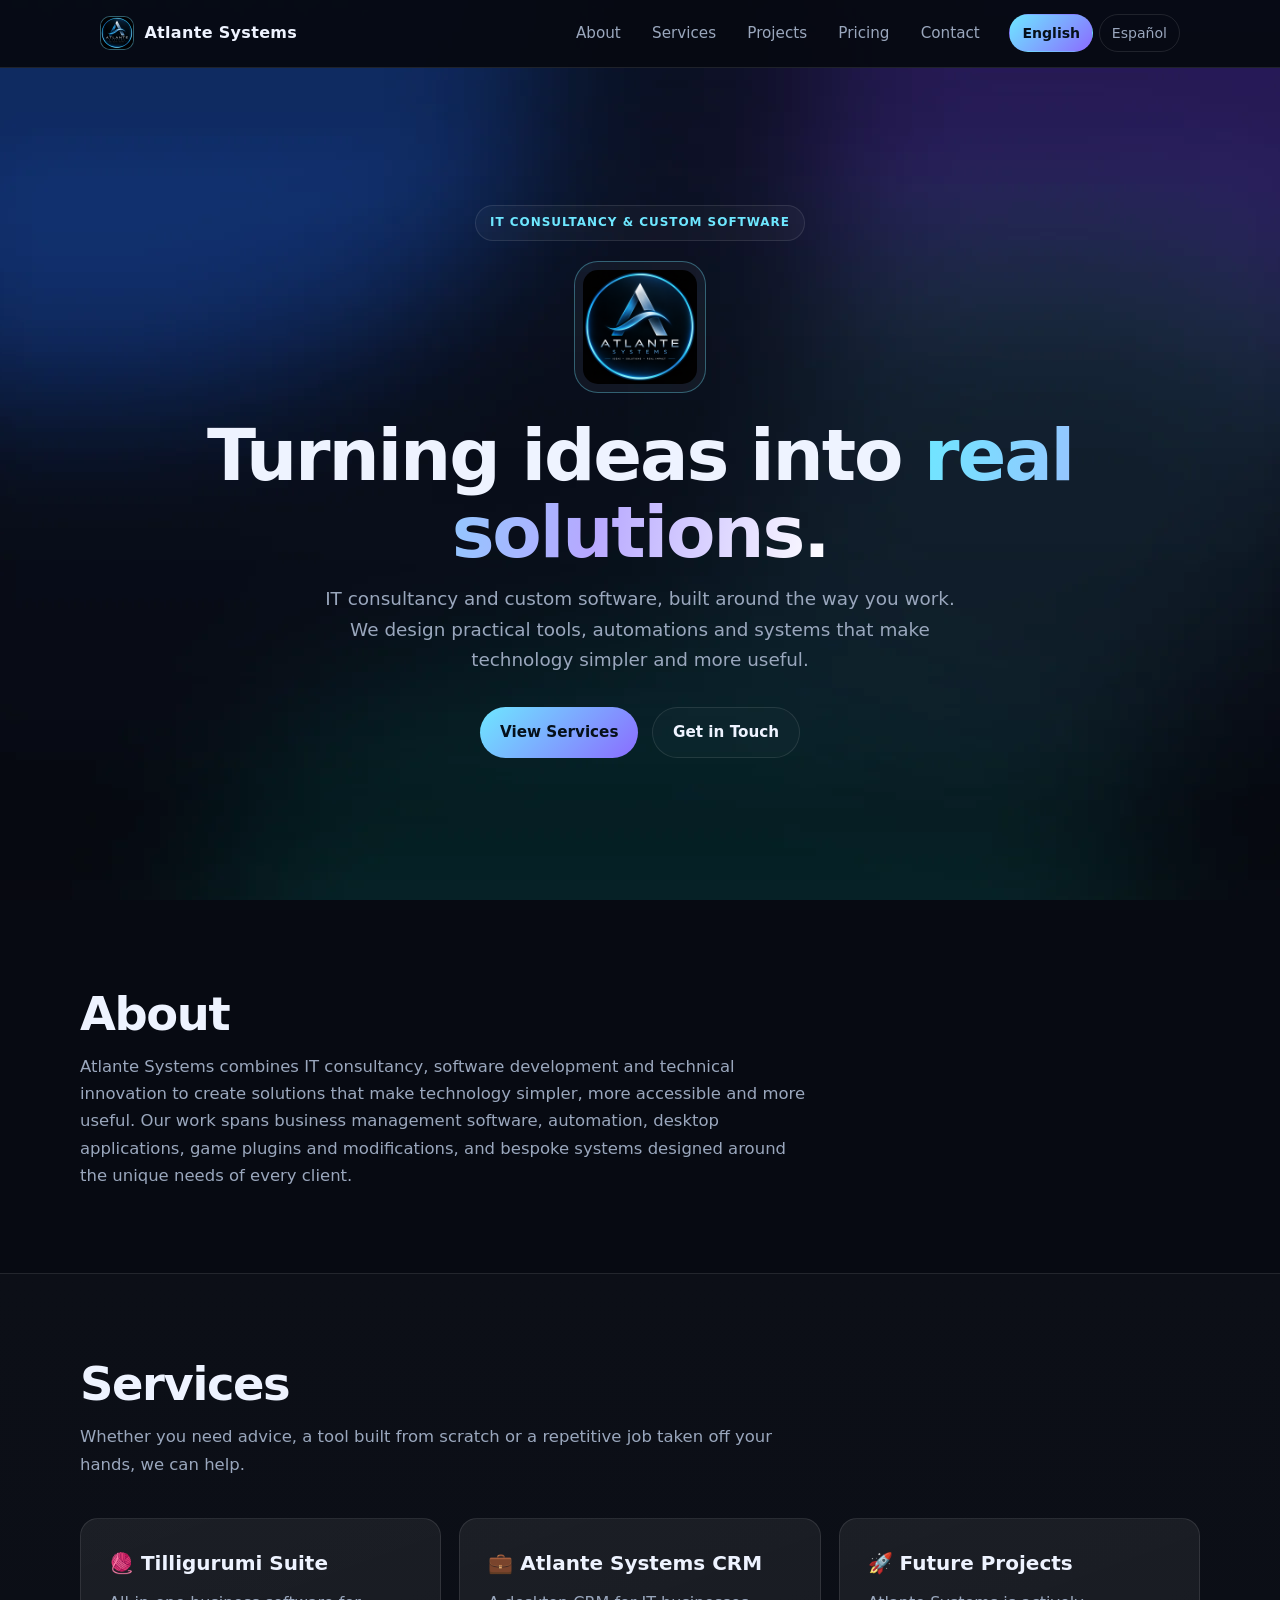
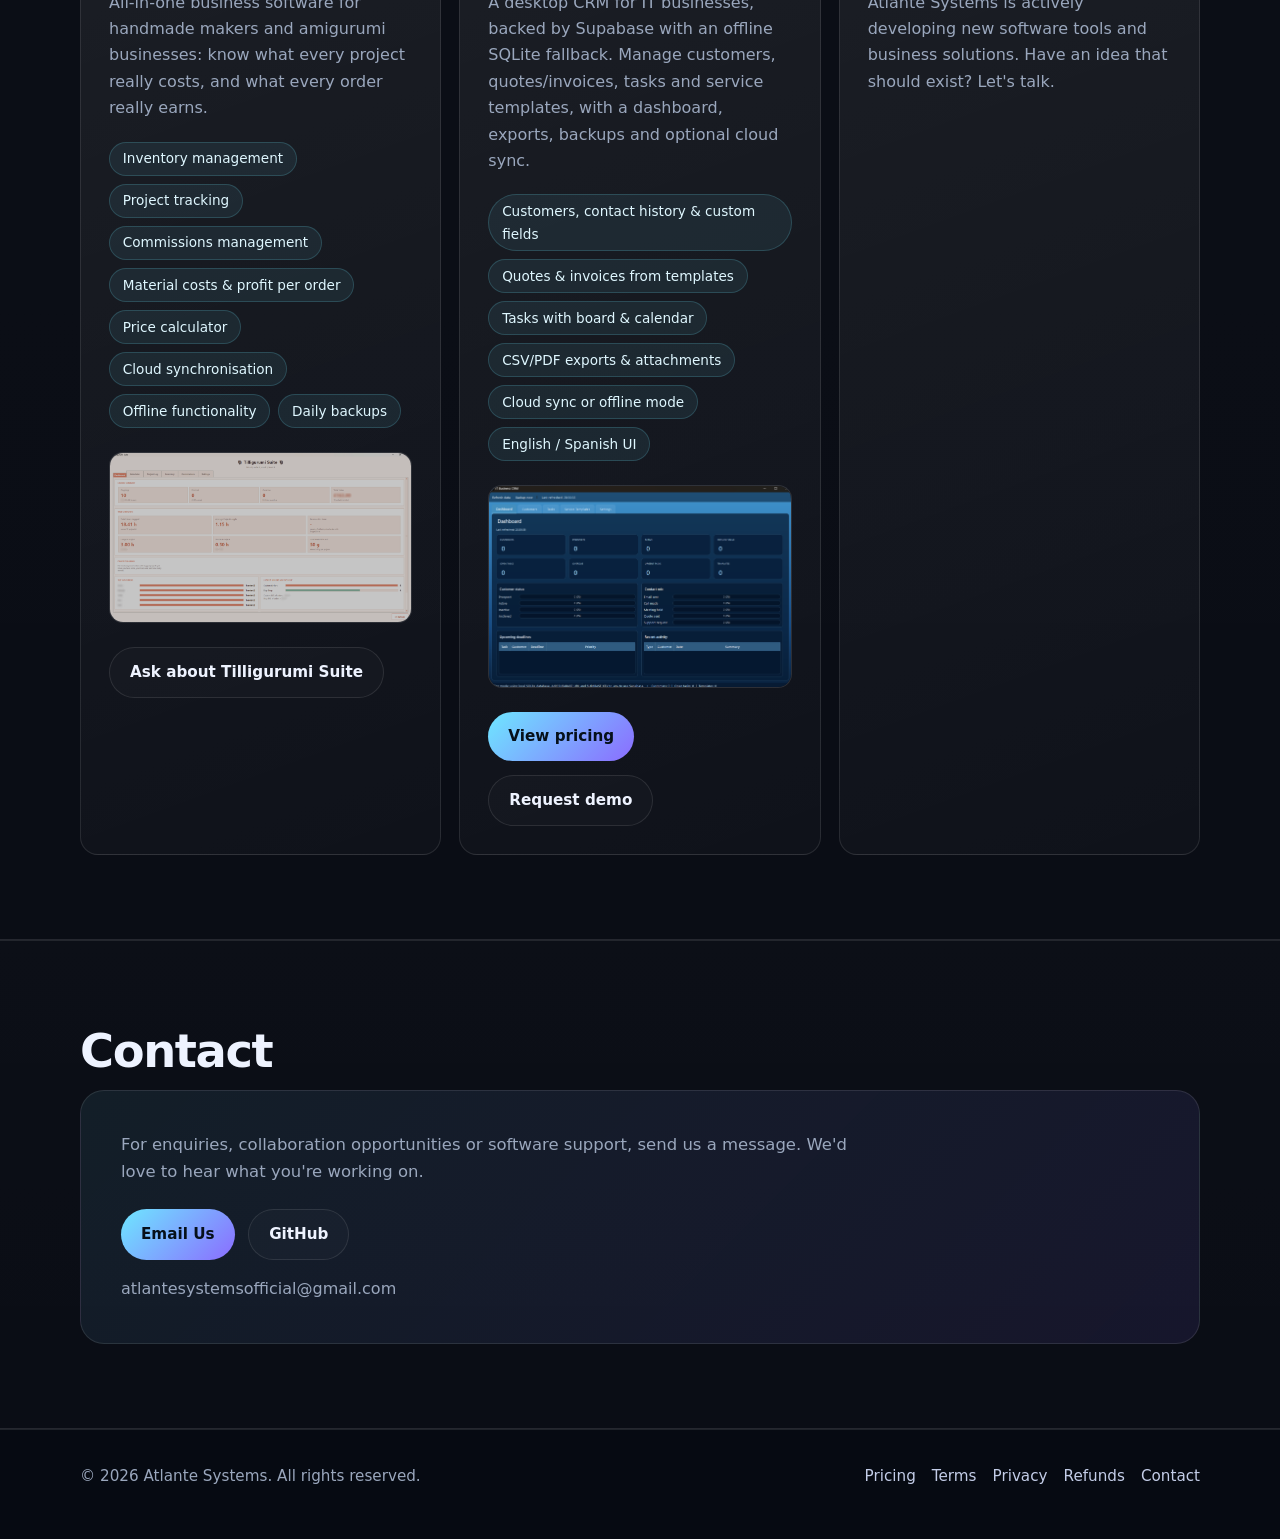
<file: index.html>
<!DOCTYPE html>
<html lang="en">
<head>
<meta charset="UTF-8">
<meta name="viewport" content="width=device-width, initial-scale=1">

<title>Atlante Systems | IT Consultancy &amp; Custom Software</title>
<meta name="description" content="Atlante Systems is an IT consultancy and software studio. We build business software, automation, desktop apps, game plugins and bespoke systems around the way you work.">
<meta name="theme-color" content="#0b1020">
<meta name="color-scheme" content="dark">

<link rel="icon" href="favicon.svg" type="image/svg+xml">
<link rel="alternate" hreflang="en" href="index.html">
<link rel="alternate" hreflang="es" href="index-es.html">
<link rel="alternate" hreflang="x-default" href="index.html">

<!-- Link previews (WhatsApp, LinkedIn, Discord...).
     Once the site is online, change og:image to the full address, e.g. https://your-site.com/og-image.png -->
<meta property="og:type" content="website">
<meta property="og:site_name" content="Atlante Systems">
<meta property="og:title" content="Atlante Systems | IT Consultancy &amp; Custom Software">
<meta property="og:description" content="Business software, automation, desktop apps, game plugins and bespoke systems built around the way you work.">
<meta property="og:image" content="og-image.png">
<meta property="og:locale" content="en_GB">
<meta property="og:locale:alternate" content="es_ES">
<meta name="twitter:card" content="summary_large_image">

<script type="application/ld+json">
{
  "@context": "https://schema.org",
  "@type": "Organization",
  "name": "Atlante Systems",
  "description": "IT consultancy and software development: business management software, automation, desktop applications, game plugins and bespoke systems.",
  "sameAs": ["https://github.com/Atlante-Systems"]
}
</script>

<link rel="stylesheet" href="styles.css">
<link rel="stylesheet" href="projects-carousel.css">
</head>

<body>

<a class="skip-link" href="#main">Skip to content</a>

<header class="site-header">
  <nav class="nav" aria-label="Main menu">
    <a class="brand" href="#top">
      <img src="logo.png" alt="" width="34" height="34" decoding="async">
      <span>Atlante Systems</span>
    </a>

    <ul class="nav-links">
      <li><a href="#about">About</a></li>
      <li><a href="#services">Services</a></li>
      <li><a href="#projects">Projects</a></li>
      <li><a href="pricing.html">Pricing</a></li>
      <li><a href="#contact">Contact</a></li>
    </ul>

    <div class="lang-switch" role="group" aria-label="Language">
      <a href="./" hreflang="en" lang="en" aria-current="page">English</a>
      <a href="index-es.html" hreflang="es" lang="es">Español</a>
    </div>
  </nav>
</header>

<main id="main">

  <section class="hero" id="top">
    <div class="eyebrow">IT consultancy &amp; custom software</div>
    <img class="hero-logo" src="logo.png" alt="Atlante Systems logo" width="150" height="150" fetchpriority="high" decoding="async">
    <h1>Turning ideas into <span class="grad">real solutions.</span></h1>
    <p class="lead">IT consultancy and custom software, built around the way you work. We design practical tools, automations and systems that make technology simpler and more useful.</p>
    <div class="hero-buttons">
      <a href="#services" class="btn btn-primary">View Services</a>
      <a href="#contact" class="btn btn-secondary">Get in Touch</a>
    </div>
  </section>

  <section class="section" id="about">
    <div class="container">
      <h2>About</h2>
      <p class="about-text">
        Atlante Systems combines IT consultancy, software development and technical innovation
        to create solutions that make technology simpler, more accessible and more useful.
        Our work spans business management software, automation, desktop applications,
        game plugins and modifications, and bespoke systems designed around the unique
        needs of every client.
      </p>
    </div>
  </section>

  <section class="section section--alt" id="services">
    <div class="container">
      <h2>Services</h2>
      <p class="section-intro">
        Whether you need advice, a tool built from scratch or a repetitive job taken off your hands,
        we can help.
      </p>

      <div class="cards" id="projects">
                        <article class="card">
          <h3>🧶 Tilligurumi Suite</h3>
          <p>
            All-in-one business software for handmade makers and amigurumi businesses:
            know what every project really costs, and what every order really earns.
          </p>

          <ul class="chips">
            <li>Inventory management</li>
            <li>Project tracking</li>
            <li>Commissions management</li>
            <li>Material costs &amp; profit per order</li>
            <li>Price calculator</li>
            <li>Cloud synchronisation</li>
            <li>Offline functionality</li>
            <li>Daily backups</li>
          </ul>

          <figure class="shot">
            <img decoding="async" src="tilligurumi-dashboard.png" alt="Tilligurumi Suite dashboard showing orders, stock warnings and profit per order" width="1200" height="800" loading="lazy">
          </figure>

          <div class="card-actions">
            <a class="btn btn-secondary" href="https://mail.google.com/mail/?view=cm&fs=1&to=atlantesystemsofficial@gmail.com&su=Tilligurumi%20Suite%20Enquiry">Ask about Tilligurumi Suite</a>
          </div>
        </article>

<article class="card">
          <h3>💼 Atlante Systems CRM</h3>
          <p>
            A desktop CRM for IT businesses, backed by Supabase with an offline SQLite fallback.
            Manage customers, quotes/invoices, tasks and service templates, with a dashboard,
            exports, backups and optional cloud sync.
          </p>

          <ul class="chips">
            <li>Customers, contact history &amp; custom fields</li>
            <li>Quotes &amp; invoices from templates</li>
            <li>Tasks with board &amp; calendar</li>
            <li>CSV/PDF exports &amp; attachments</li>
            <li>Cloud sync or offline mode</li>
            <li>English / Spanish UI</li>
          </ul>

          <figure class="shot">
            <img decoding="async" src="atlante.png" alt="Atlante Systems CRM dashboard showing customers, recent activity and upcoming deadlines" width="1200" height="800" loading="lazy">
          </figure>

          <div class="card-actions">
            <a class="btn btn-primary" href="pricing.html">View pricing</a>
            <a class="btn btn-secondary" href="https://mail.google.com/mail/?view=cm&fs=1&to=atlantesystemsofficial@gmail.com&su=Atlante%20Systems%20CRM%20Demo%20Request">Request demo</a>
          </div>
        </article>

        <article class="card">
          <h3>🚀 Future Projects</h3>
          <p>
            Atlante Systems is actively developing new software tools and business solutions.
            Have an idea that should exist? Let's talk.
          </p>
        </article>
      </div>
    </div>
  </section>

  <section class="section section--alt" id="contact">
    <div class="container">
      <h2>Contact</h2>
      <div class="contact-card">
        <p class="about-text">
          For enquiries, collaboration opportunities or software support, send us a message.
          We'd love to hear what you're working on.
        </p>

        <div class="contact-actions">
          <a class="btn btn-primary" href="https://mail.google.com/mail/?view=cm&fs=1&to=atlantesystemsofficial@gmail.com">Email Us</a>
          <a class="btn btn-secondary" href="https://github.com/Atlante-Systems">GitHub</a>
        </div>

        <p class="contact-email">atlantesystemsofficial@gmail.com</p>
      </div>
    </div>
  </section>

</main>

<footer class="site-footer">
  <div class="container footer-grid">
    <p>© 2026 Atlante Systems. All rights reserved.</p>
    <nav aria-label="Legal" class="footer-links">
      <a href="pricing.html">Pricing</a>
      <a href="terms.html">Terms</a>
      <a href="privacy.html">Privacy</a>
      <a href="refund.html">Refunds</a>
      <a href="#contact">Contact</a>
    </nav>
  </div>
</footer>

</body>
</html>
</file>
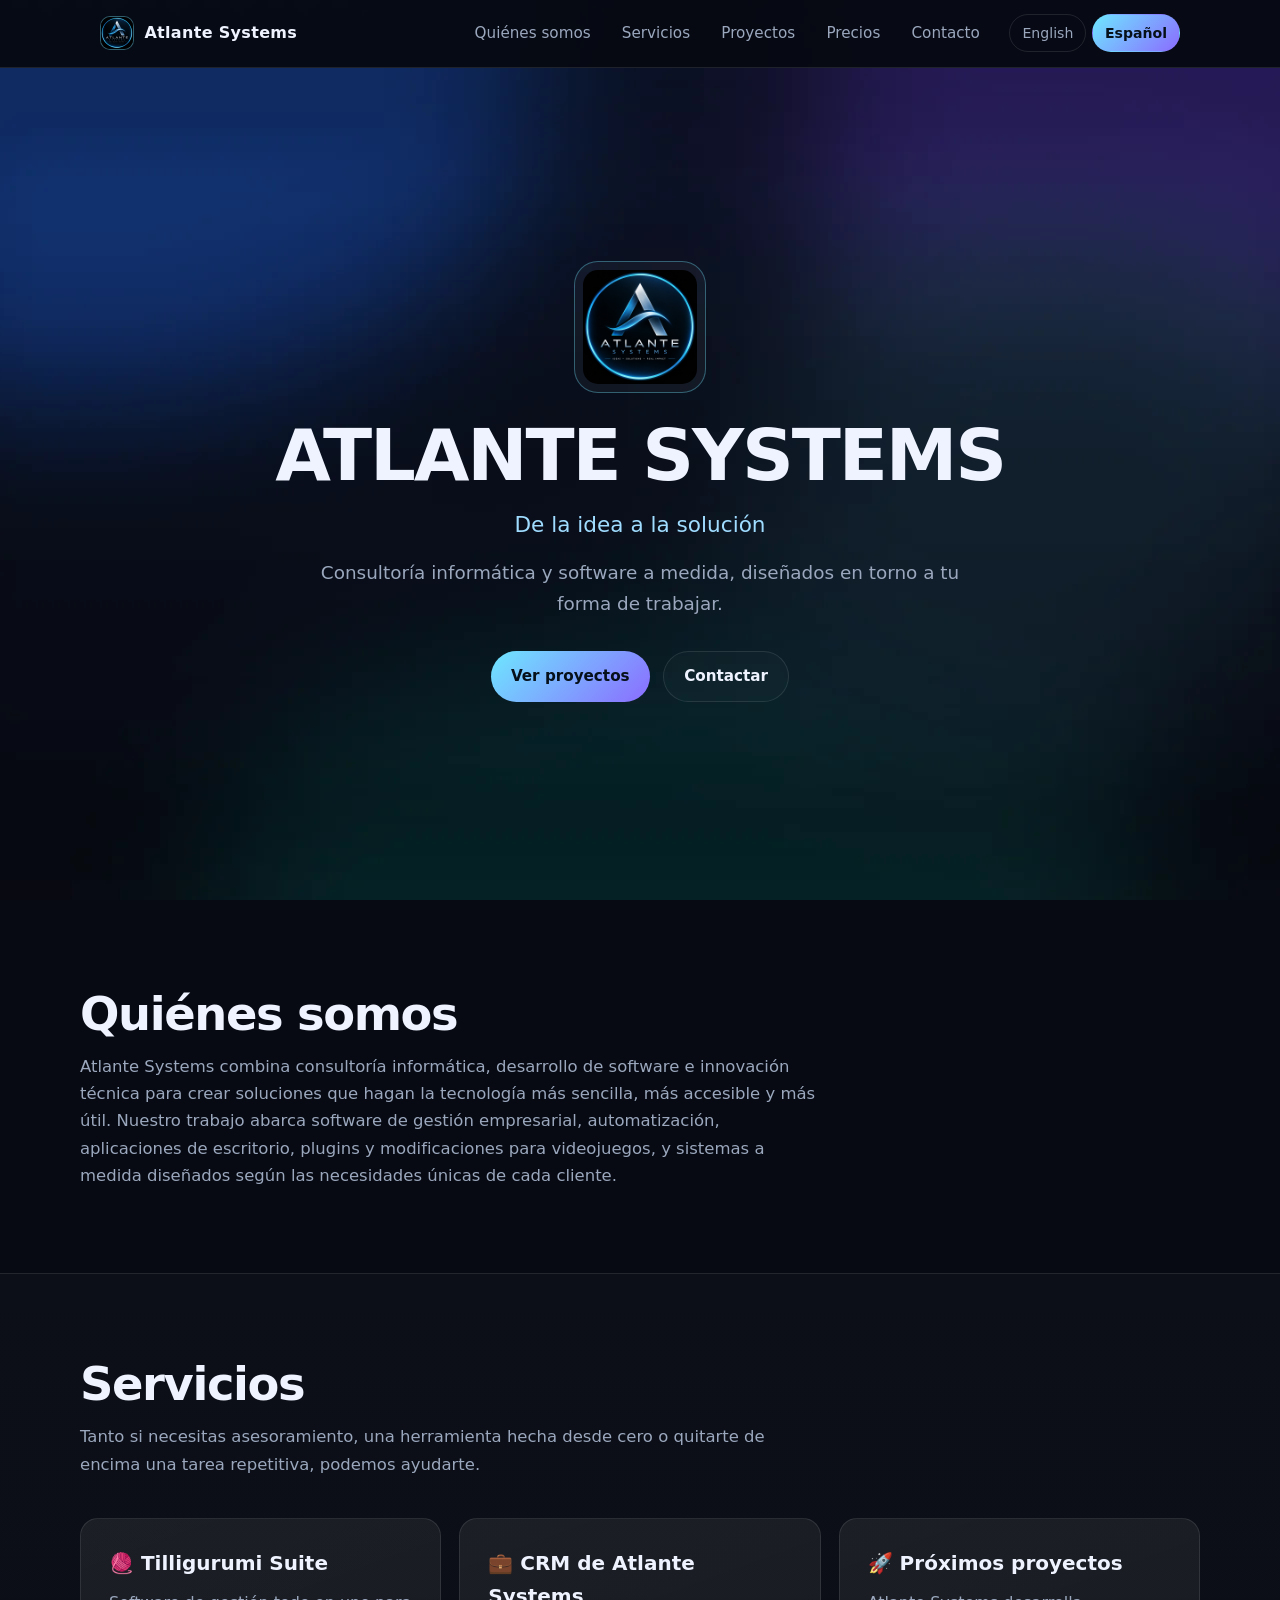
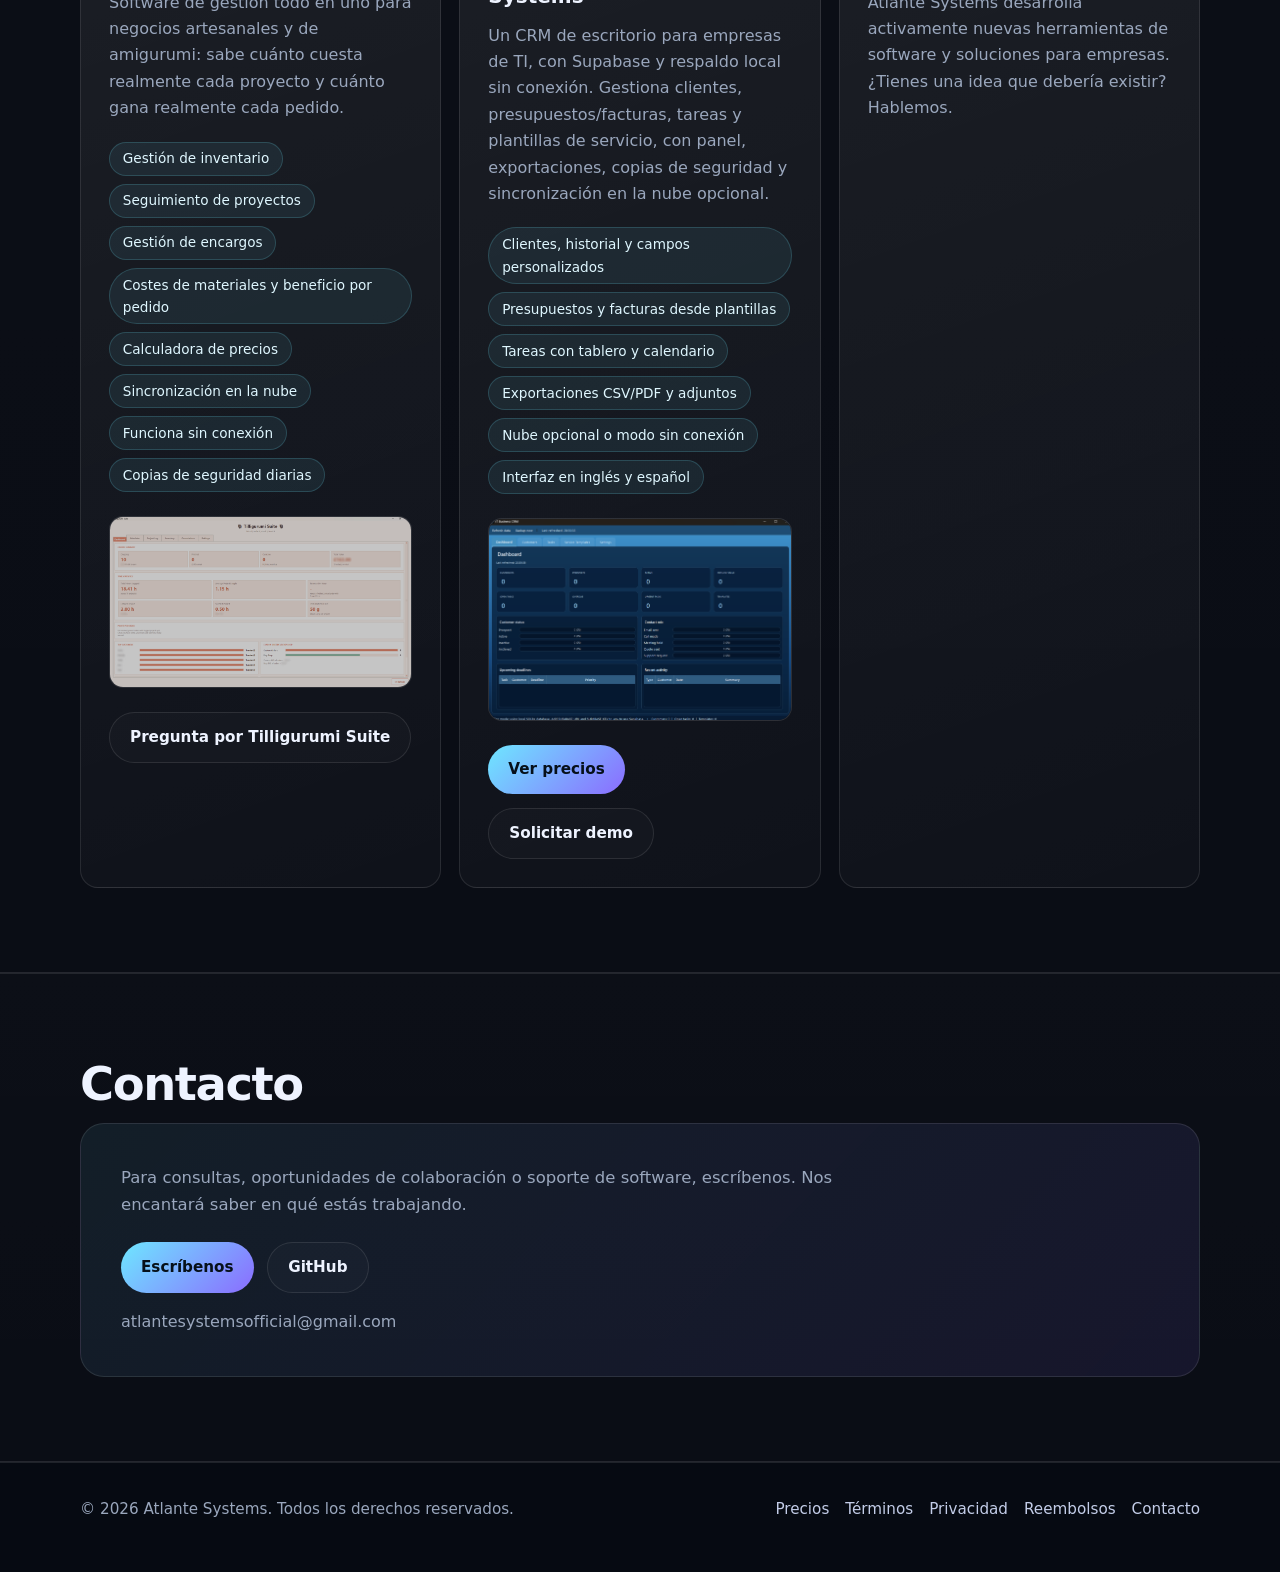
<file: index-es.html>
<!DOCTYPE html>
<html lang="es">
<head>
<meta charset="UTF-8">
<meta name="viewport" content="width=device-width, initial-scale=1">

<title>Atlante Systems | Consultoría informática y software a medida</title>
<meta name="description" content="Atlante Systems es una consultora informática y estudio de software. Creamos software de gestión, automatización, aplicaciones de escritorio, plugins para juegos y sistemas a medida.">
<meta name="theme-color" content="#0b1020">
<meta name="color-scheme" content="dark">

<link rel="icon" href="favicon.svg" type="image/svg+xml">
<link rel="alternate" hreflang="en" href="index.html">
<link rel="alternate" hreflang="es" href="index-es.html">
<link rel="alternate" hreflang="x-default" href="index.html">

<!-- Vistas previas de enlaces (WhatsApp, LinkedIn, Discord...).
     Cuando la web esté publicada, cambia og:image por la dirección completa, p. ej. https://tu-web.com/og-image.png -->
<meta property="og:type" content="website">
<meta property="og:site_name" content="Atlante Systems">
<meta property="og:title" content="Atlante Systems | Consultoría informática y software a medida">
<meta property="og:description" content="Software de gestión, automatización, aplicaciones de escritorio, plugins para juegos y sistemas a medida, diseñados en torno a tu forma de trabajar.">
<meta property="og:image" content="og-image.png">
<meta property="og:locale" content="es_ES">
<meta property="og:locale:alternate" content="en_GB">
<meta name="twitter:card" content="summary_large_image">

<script type="application/ld+json">
{
  "@context": "https://schema.org",
  "@type": "Organization",
  "name": "Atlante Systems",
  "description": "Consultoría informática y desarrollo de software: software de gestión, automatización, aplicaciones de escritorio, plugins para juegos y sistemas a medida.",
  "sameAs": ["https://github.com/Atlante-Systems"]
}
</script>

<link rel="stylesheet" href="styles.css">
<link rel="stylesheet" href="projects-carousel.css">
</head>

<body>

<a class="skip-link" href="#main">Saltar al contenido</a>

<header class="site-header">
  <nav class="nav" aria-label="Menú principal">
    <a class="brand" href="#top">
      <img src="logo.png" alt="" width="34" height="34" decoding="async">
      <span>Atlante Systems</span>
    </a>

    <ul class="nav-links">
      <li><a href="#about">Quiénes somos</a></li>
      <li><a href="#services">Servicios</a></li>
      <li><a href="#projects">Proyectos</a></li>
      <li><a href="pricing-es.html">Precios</a></li>
      <li><a href="#contact">Contacto</a></li>
    </ul>

    <div class="lang-switch" role="group" aria-label="Idioma">
      <a href="./" hreflang="en" lang="en">English</a>
      <a href="index-es.html" hreflang="es" lang="es" aria-current="page">Español</a>
    </div>
  </nav>
</header>

<main id="main">

  <section class="hero" id="top">
    <img class="hero-logo" src="logo.png" alt="Logotipo de Atlante Systems" width="150" height="150" fetchpriority="high" decoding="async">

    <h1>ATLANTE SYSTEMS</h1>
    <p class="subtitle">De la idea a la solución</p>
    <p class="lead">Consultoría informática y software a medida, diseñados en torno a tu forma de trabajar.</p>

    <div class="hero-buttons">
      <a href="#projects" class="btn btn-primary">Ver proyectos</a>
      <a href="#contact" class="btn btn-secondary">Contactar</a>
    </div>
  </section>

  <section class="section" id="about">
    <div class="container">
      <h2>Quiénes somos</h2>
      <p class="about-text">
        Atlante Systems combina consultoría informática, desarrollo de software e innovación técnica
        para crear soluciones que hagan la tecnología más sencilla, más accesible y más útil.
        Nuestro trabajo abarca software de gestión empresarial, automatización, aplicaciones de escritorio,
        plugins y modificaciones para videojuegos, y sistemas a medida diseñados
        según las necesidades únicas de cada cliente.
      </p>
    </div>
  </section>

  <section class="section section--alt" id="services">
    <div class="container">
      <h2>Servicios</h2>
      <p class="section-intro">
        Tanto si necesitas asesoramiento, una herramienta hecha desde cero o quitarte de encima
        una tarea repetitiva, podemos ayudarte.
      </p>

      <div class="cards" id="projects">
                        <article class="card">
          <h3>🧶 Tilligurumi Suite</h3>
          <p>
            Software de gestión todo en uno para negocios artesanales y de amigurumi:
            sabe cuánto cuesta realmente cada proyecto y cuánto gana realmente cada pedido.
          </p>

          <ul class="chips">
            <li>Gestión de inventario</li>
            <li>Seguimiento de proyectos</li>
            <li>Gestión de encargos</li>
            <li>Costes de materiales y beneficio por pedido</li>
            <li>Calculadora de precios</li>
            <li>Sincronización en la nube</li>
            <li>Funciona sin conexión</li>
            <li>Copias de seguridad diarias</li>
          </ul>

          <figure class="shot">
            <img decoding="async" src="tilligurumi-dashboard.png" alt="Panel de Tilligurumi Suite con pedidos, avisos de stock y beneficio por pedido" width="1200" height="800" loading="lazy">
          </figure>

          <div class="card-actions">
            <a class="btn btn-secondary" href="https://mail.google.com/mail/?view=cm&fs=1&to=atlantesystemsofficial@gmail.com&su=Tilligurumi%20Suite%20Enquiry">Pregunta por Tilligurumi Suite</a>
          </div>
        </article>

<article class="card">
          <h3>💼 CRM de Atlante Systems</h3>
          <p>
            Un CRM de escritorio para empresas de TI, con Supabase y respaldo local sin conexión.
            Gestiona clientes, presupuestos/facturas, tareas y plantillas de servicio, con panel,
            exportaciones, copias de seguridad y sincronización en la nube opcional.
          </p>

          <ul class="chips">
            <li>Clientes, historial y campos personalizados</li>
            <li>Presupuestos y facturas desde plantillas</li>
            <li>Tareas con tablero y calendario</li>
            <li>Exportaciones CSV/PDF y adjuntos</li>
            <li>Nube opcional o modo sin conexión</li>
            <li>Interfaz en inglés y español</li>
          </ul>

          <figure class="shot">
            <img decoding="async" src="atlante.png" alt="Panel del CRM de Atlante Systems con clientes, actividad reciente y próximos plazos" width="1200" height="800" loading="lazy">
          </figure>

          <div class="card-actions">
            <a class="btn btn-primary" href="pricing-es.html">Ver precios</a>
            <a class="btn btn-secondary" href="https://mail.google.com/mail/?view=cm&fs=1&to=atlantesystemsofficial@gmail.com&su=Solicitud%20de%20demo%20CRM%20de%20Atlante%20Systems">Solicitar demo</a>
          </div>
        </article>

        <article class="card">
          <h3>🚀 Próximos proyectos</h3>
          <p>
            Atlante Systems desarrolla activamente nuevas herramientas de software y soluciones para empresas.
            ¿Tienes una idea que debería existir? Hablemos.
          </p>
        </article>
      </div>
    </div>
  </section>

  <section class="section section--alt" id="contact">
    <div class="container">
      <h2>Contacto</h2>
      <div class="contact-card">
        <p class="about-text">
          Para consultas, oportunidades de colaboración o soporte de software, escríbenos.
          Nos encantará saber en qué estás trabajando.
        </p>

        <div class="contact-actions">
          <a class="btn btn-primary" href="https://mail.google.com/mail/?view=cm&fs=1&to=atlantesystemsofficial@gmail.com">Escríbenos</a>
          <a class="btn btn-secondary" href="https://github.com/Atlante-Systems">GitHub</a>
        </div>

        <p class="contact-email">atlantesystemsofficial@gmail.com</p>
      </div>
    </div>
  </section>

</main>

<footer class="site-footer">
  <div class="container footer-grid">
    <p>© 2026 Atlante Systems. Todos los derechos reservados.</p>
    <nav aria-label="Legal" class="footer-links">
      <a href="pricing-es.html">Precios</a>
      <a href="terms-es.html">Términos</a>
      <a href="privacy-es.html">Privacidad</a>
      <a href="refund-es.html">Reembolsos</a>
      <a href="#contact">Contacto</a>
    </nav>
  </div>
</footer>

</body>
</html>
</file>
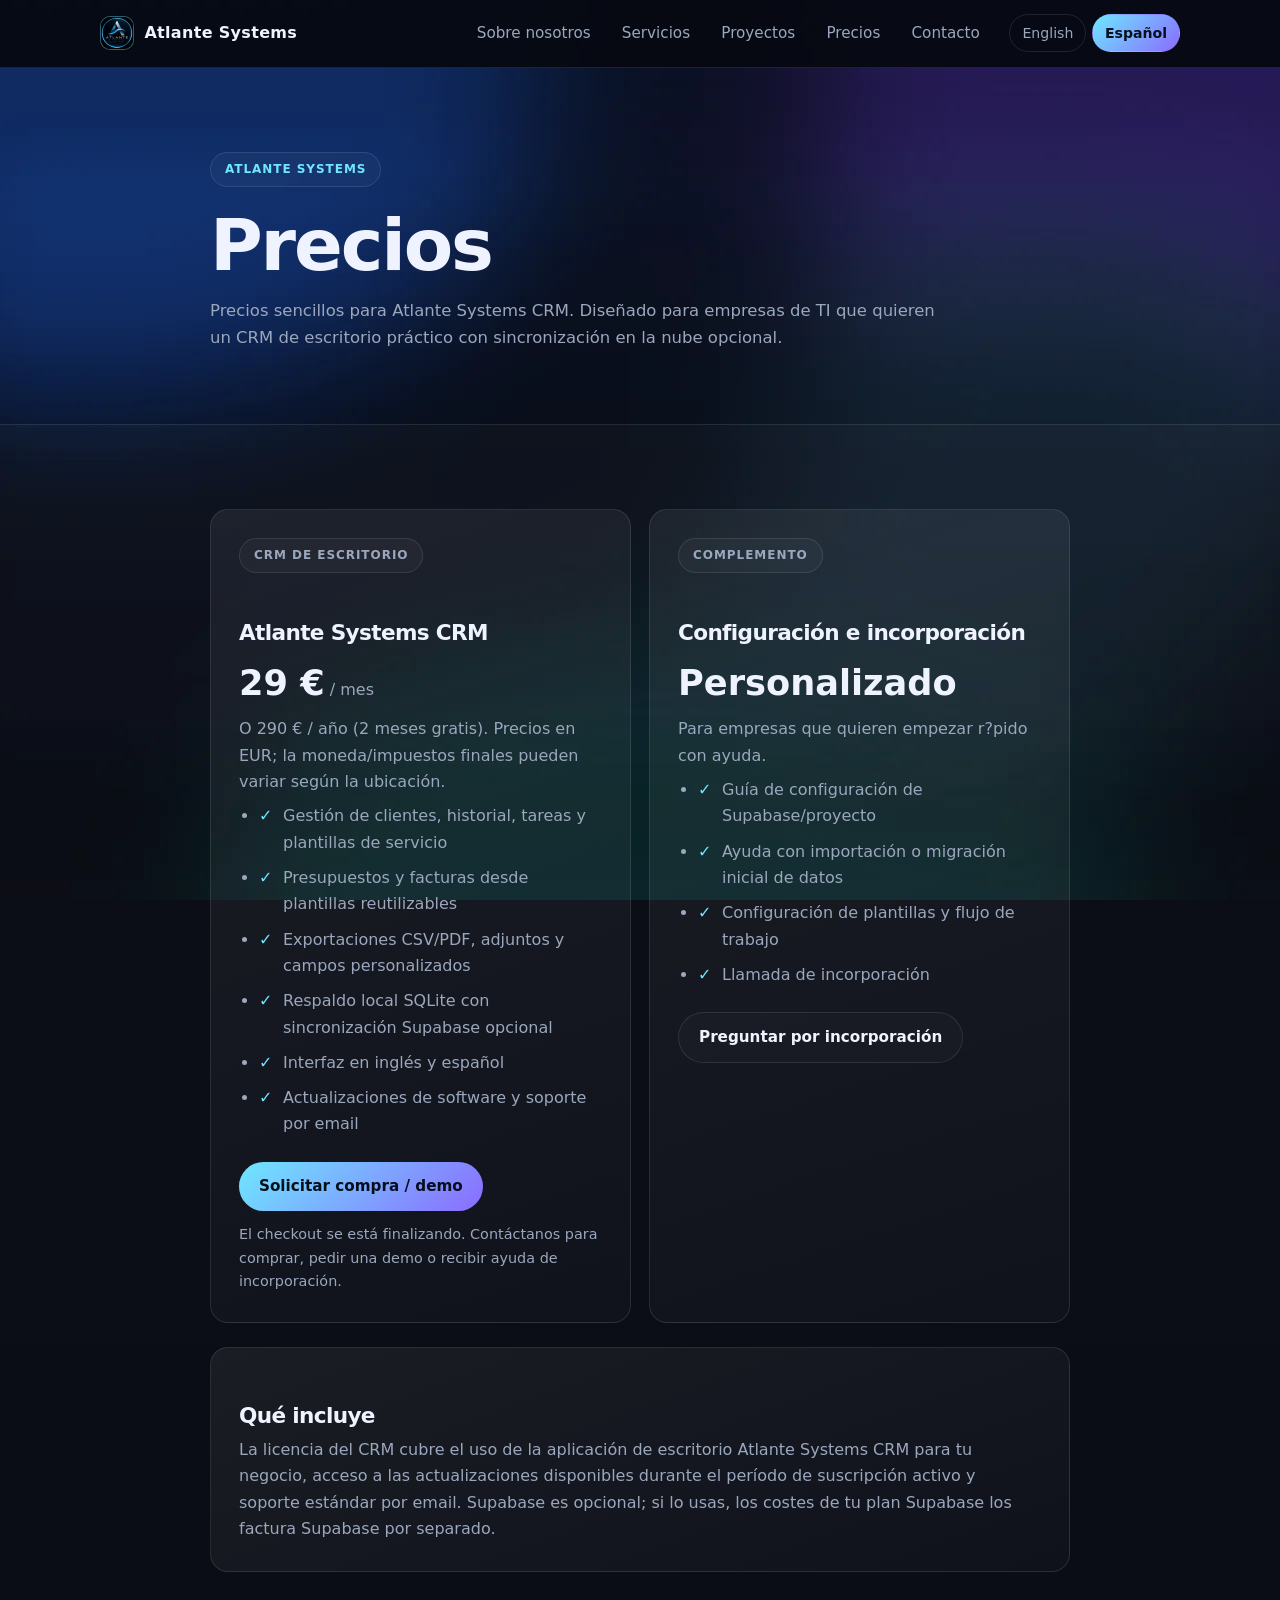
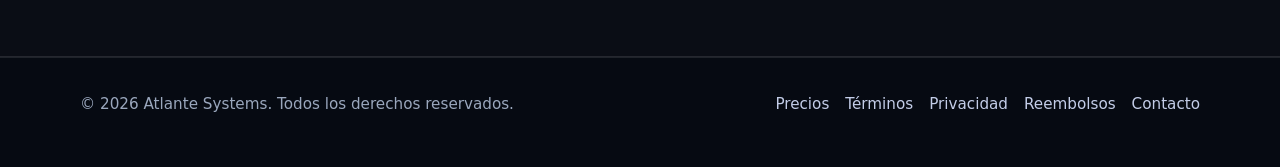
<file: pricing-es.html>
<!DOCTYPE html>
<html lang="es">
<head>
<meta charset="UTF-8">
<meta name="viewport" content="width=device-width, initial-scale=1">
<title>Precios | Atlante Systems CRM</title>
<meta name="description" content="Precios de Atlante Systems CRM para empresas de TI. Planes simples, condiciones claras y soporte directo.">
<meta name="theme-color" content="#0b1020">
<meta name="color-scheme" content="dark">
<link rel="icon" href="favicon.svg" type="image/svg+xml">
<link rel="stylesheet" href="styles.css">
</head>
<body>
<a class="skip-link" href="#main">Saltar al contenido</a>
<header class="site-header">
  <nav class="nav" aria-label="Menú principal">
    <a class="brand" href="index-es.html">
      <img src="logo.png" alt="" width="34" height="34" decoding="async">
      <span>Atlante Systems</span>
    </a>
    <ul class="nav-links">
      <li><a href="index-es.html#about">Sobre nosotros</a></li>
      <li><a href="index-es.html#services">Servicios</a></li>
      <li><a href="index-es.html#projects">Proyectos</a></li>
      <li><a href="pricing-es.html" aria-current="page">Precios</a></li>
      <li><a href="index-es.html#contact">Contacto</a></li>
    </ul>
    <div class="lang-switch" role="group" aria-label="Idioma">
      <a href="pricing.html" hreflang="en" lang="en">English</a>
      <a href="pricing-es.html" hreflang="es" lang="es" aria-current="page">Español</a>
    </div>
  </nav>
</header>
<main id="main">
  <section class="section page-hero">
    <div class="container narrow">
      <p class="eyebrow">Atlante Systems</p>
      <h1>Precios</h1>
      <p class="section-intro">Precios sencillos para Atlante Systems CRM. Diseñado para empresas de TI que quieren un CRM de escritorio práctico con sincronización en la nube opcional.</p>
    </div>
  </section>
  <section class="section section--alt">
    <div class="container narrow prose">
      <div class="pricing-grid">
        <article class="card pricing-card">
          <p class="eyebrow">CRM de escritorio</p>
          <h2>Atlante Systems CRM</h2>
          <p class="price"><span class="price-amount">29 €</span> <span class="price-period">/ mes</span></p>
          <p class="muted">O 290 € / año (2 meses gratis). Precios en EUR; la moneda/impuestos finales pueden variar según la ubicación.</p>
          <ul class="check-list">
            <li>Gestión de clientes, historial, tareas y plantillas de servicio</li>
            <li>Presupuestos y facturas desde plantillas reutilizables</li>
            <li>Exportaciones CSV/PDF, adjuntos y campos personalizados</li>
            <li>Respaldo local SQLite con sincronización Supabase opcional</li>
            <li>Interfaz en inglés y español</li>
            <li>Actualizaciones de software y soporte por email</li>
          </ul>
          <div class="card-actions">
            <a class="btn btn-primary" href="https://mail.google.com/mail/?view=cm&fs=1&to=atlantesystemsofficial@gmail.com&su=Compra%20/%20Demo%20Atlante%20Systems%20CRM">Solicitar compra / demo</a>
          </div>
          <p class="small muted">El checkout se está finalizando. Contáctanos para comprar, pedir una demo o recibir ayuda de incorporación.</p>
        </article>
        <article class="card pricing-card">
          <p class="eyebrow">Complemento</p>
          <h2>Configuración e incorporación</h2>
          <p class="price"><span class="price-amount">Personalizado</span></p>
          <p class="muted">Para empresas que quieren empezar r?pido con ayuda.</p>
          <ul class="check-list">
            <li>Guía de configuración de Supabase/proyecto</li>
            <li>Ayuda con importación o migración inicial de datos</li>
            <li>Configuración de plantillas y flujo de trabajo</li>
            <li>Llamada de incorporación</li>
          </ul>
          <div class="card-actions">
            <a class="btn btn-secondary" href="https://mail.google.com/mail/?view=cm&fs=1&to=atlantesystemsofficial@gmail.com&su=Incorporaci%C3%B3n%20Atlante%20Systems%20CRM">Preguntar por incorporación</a>
          </div>
        </article>
      </div>
      <div class="card" style="margin-top:1.5rem">
        <h2>Qué incluye</h2>
        <p>La licencia del CRM cubre el uso de la aplicación de escritorio Atlante Systems CRM para tu negocio, acceso a las actualizaciones disponibles durante el período de suscripción activo y soporte estándar por email. Supabase es opcional; si lo usas, los costes de tu plan Supabase los factura Supabase por separado.</p>
      </div>
    </div>
  </section>
</main>
<footer class="site-footer">
  <div class="container footer-grid">
    <p>© 2026 Atlante Systems. Todos los derechos reservados.</p>
    <nav aria-label="Legal" class="footer-links">
      <a href="pricing-es.html">Precios</a>
      <a href="terms-es.html">Términos</a>
      <a href="privacy-es.html">Privacidad</a>
      <a href="refund-es.html">Reembolsos</a>
      <a href="index-es.html#contact">Contacto</a>
    </nav>
  </div>
</footer>
</body>
</html>
</file>
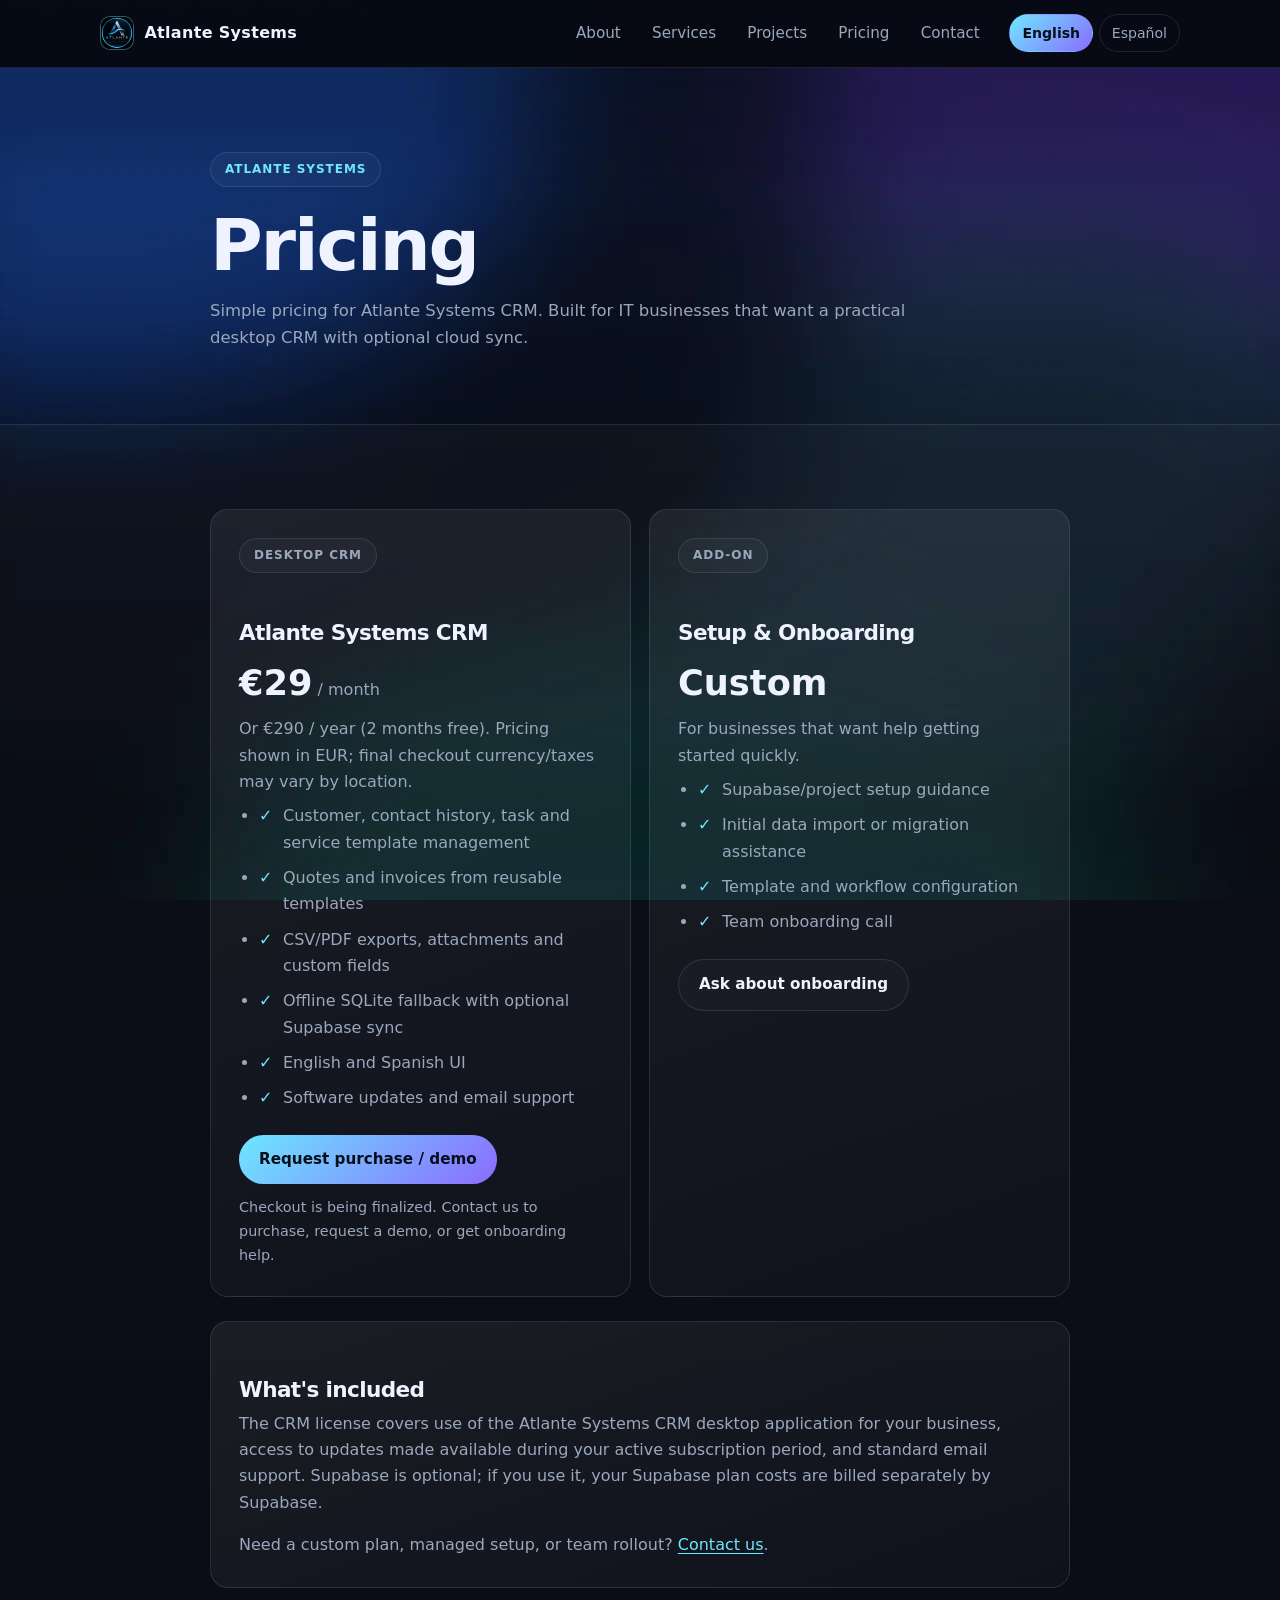
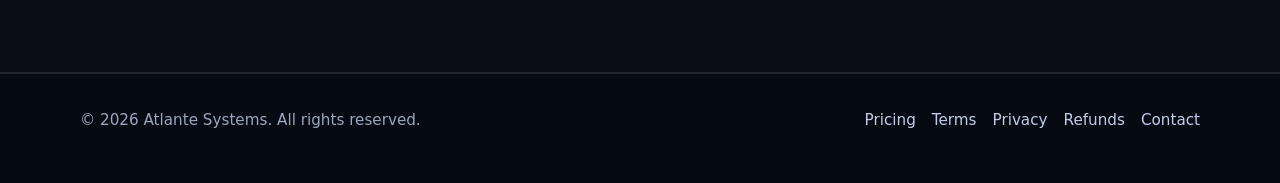
<file: pricing.html>
<!DOCTYPE html>
<html lang="en">
<head>
<meta charset="UTF-8">
<meta name="viewport" content="width=device-width, initial-scale=1">
<title>Pricing | Atlante Systems CRM</title>
<meta name="description" content="Atlante Systems CRM pricing for IT businesses. Simple plans, clear terms, and direct support.">
<meta name="theme-color" content="#0b1020">
<meta name="color-scheme" content="dark">
<link rel="icon" href="favicon.svg" type="image/svg+xml">
<link rel="stylesheet" href="styles.css">
</head>
<body>
<a class="skip-link" href="#main">Skip to content</a>
<header class="site-header">
  <nav class="nav" aria-label="Main menu">
    <a class="brand" href="./">
      <img src="logo.png" alt="" width="34" height="34" decoding="async">
      <span>Atlante Systems</span>
    </a>
    <ul class="nav-links">
      <li><a href="./#about">About</a></li>
      <li><a href="./#services">Services</a></li>
      <li><a href="./#projects">Projects</a></li>
      <li><a href="pricing.html" aria-current="page">Pricing</a></li>
      <li><a href="./#contact">Contact</a></li>
    </ul>
    <div class="lang-switch" role="group" aria-label="Language">
      <a href="pricing.html" hreflang="en" lang="en" aria-current="page">English</a>
      <a href="pricing-es.html" hreflang="es" lang="es">Español</a>
    </div>
  </nav>
</header>
<main id="main">
  <section class="section page-hero">
    <div class="container narrow">
      <p class="eyebrow">Atlante Systems</p>
      <h1>Pricing</h1>
      <p class="section-intro">Simple pricing for Atlante Systems CRM. Built for IT businesses that want a practical desktop CRM with optional cloud sync.</p>
    </div>
  </section>
  <section class="section section--alt">
    <div class="container narrow prose">
      <div class="pricing-grid">
        <article class="card pricing-card">
          <p class="eyebrow">Desktop CRM</p>
          <h2>Atlante Systems CRM</h2>
          <p class="price"><span class="price-amount">€29</span> <span class="price-period">/ month</span></p>
          <p class="muted">Or €290 / year (2 months free). Pricing shown in EUR; final checkout currency/taxes may vary by location.</p>
          <ul class="check-list">
            <li>Customer, contact history, task and service template management</li>
            <li>Quotes and invoices from reusable templates</li>
            <li>CSV/PDF exports, attachments and custom fields</li>
            <li>Offline SQLite fallback with optional Supabase sync</li>
            <li>English and Spanish UI</li>
            <li>Software updates and email support</li>
          </ul>
          <div class="card-actions">
            <a class="btn btn-primary" href="https://mail.google.com/mail/?view=cm&fs=1&to=atlantesystemsofficial@gmail.com&su=Atlante%20Systems%20CRM%20Purchase%20Enquiry">Request purchase / demo</a>
          </div>
          <p class="small muted">Checkout is being finalized. Contact us to purchase, request a demo, or get onboarding help.</p>
        </article>

        <article class="card pricing-card">
          <p class="eyebrow">Add-on</p>
          <h2>Setup &amp; Onboarding</h2>
          <p class="price"><span class="price-amount">Custom</span></p>
          <p class="muted">For businesses that want help getting started quickly.</p>
          <ul class="check-list">
            <li>Supabase/project setup guidance</li>
            <li>Initial data import or migration assistance</li>
            <li>Template and workflow configuration</li>
            <li>Team onboarding call</li>
          </ul>
          <div class="card-actions">
            <a class="btn btn-secondary" href="https://mail.google.com/mail/?view=cm&fs=1&to=atlantesystemsofficial@gmail.com&su=Atlante%20Systems%20CRM%20Onboarding">Ask about onboarding</a>
          </div>
        </article>
      </div>

      <div class="card" style="margin-top:1.5rem">
        <h2>What's included</h2>
        <p>The CRM license covers use of the Atlante Systems CRM desktop application for your business, access to updates made available during your active subscription period, and standard email support. Supabase is optional; if you use it, your Supabase plan costs are billed separately by Supabase.</p>
        <p style="margin-top:1rem">Need a custom plan, managed setup, or team rollout? <a href="https://mail.google.com/mail/?view=cm&fs=1&to=atlantesystemsofficial@gmail.com&su=Atlante%20Systems%20CRM%20Custom%20Plan">Contact us</a>.</p>
      </div>
    </div>
  </section>
</main>
<footer class="site-footer">
  <div class="container footer-grid">
    <p>© 2026 Atlante Systems. All rights reserved.</p>
    <nav aria-label="Legal" class="footer-links">
      <a href="pricing.html">Pricing</a>
      <a href="terms.html">Terms</a>
      <a href="privacy.html">Privacy</a>
      <a href="refund.html">Refunds</a>
      <a href="./#contact">Contact</a>
    </nav>
  </div>
</footer>
</body>
</html>
</file>
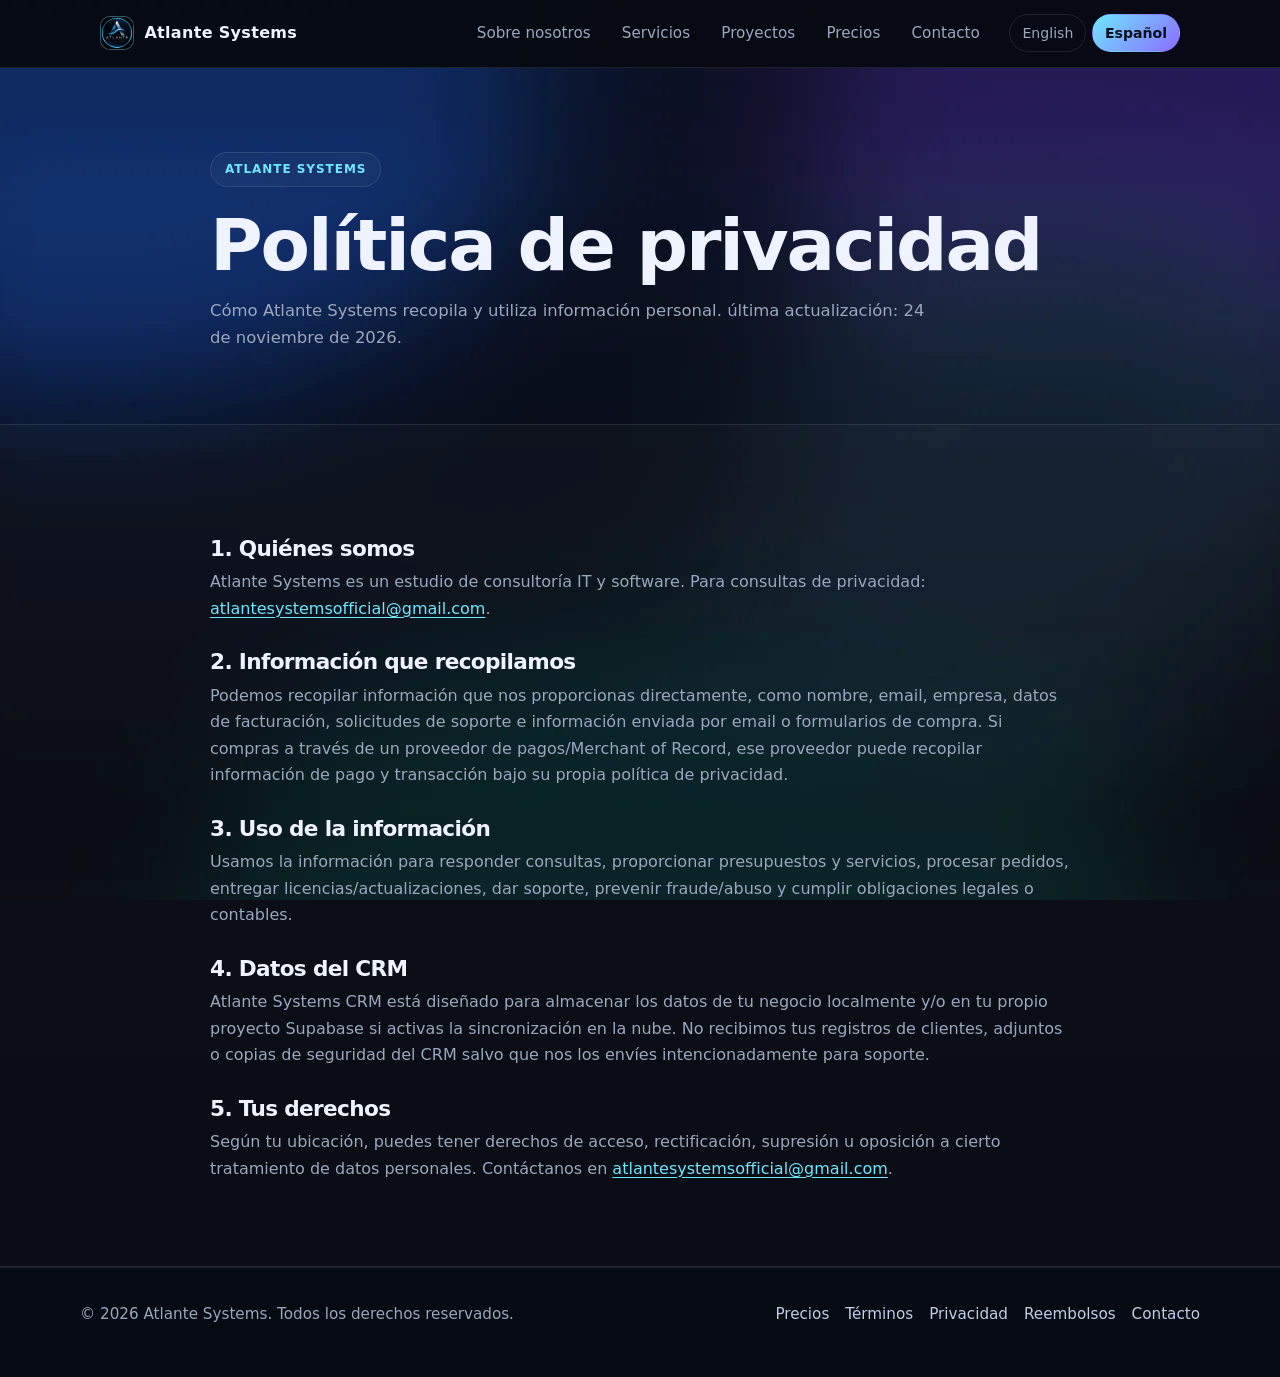
<file: privacy-es.html>
<!DOCTYPE html>
<html lang="es">
<head>
<meta charset="UTF-8">
<meta name="viewport" content="width=device-width, initial-scale=1">
<title>Política de privacidad | Atlante Systems</title>
<meta name="description" content="Política de privacidad de Atlante Systems.">
<meta name="theme-color" content="#0b1020">
<meta name="color-scheme" content="dark">
<link rel="icon" href="favicon.svg" type="image/svg+xml">
<link rel="stylesheet" href="styles.css">
</head>
<body>
<a class="skip-link" href="#main">Saltar al contenido</a>
<header class="site-header">
  <nav class="nav" aria-label="Menú principal">
    <a class="brand" href="index-es.html">
      <img src="logo.png" alt="" width="34" height="34" decoding="async">
      <span>Atlante Systems</span>
    </a>
    <ul class="nav-links">
      <li><a href="index-es.html#about">Sobre nosotros</a></li>
      <li><a href="index-es.html#services">Servicios</a></li>
      <li><a href="index-es.html#projects">Proyectos</a></li>
      <li><a href="pricing-es.html">Precios</a></li>
      <li><a href="index-es.html#contact">Contacto</a></li>
    </ul>
    <div class="lang-switch" role="group" aria-label="Idioma">
      <a href="privacy.html" hreflang="en" lang="en">English</a>
      <a href="privacy-es.html" hreflang="es" lang="es" aria-current="page">Español</a>
    </div>
  </nav>
</header>
<main id="main">
  <section class="section page-hero">
    <div class="container narrow">
      <p class="eyebrow">Atlante Systems</p>
      <h1>Política de privacidad</h1>
      <p class="section-intro">Cómo Atlante Systems recopila y utiliza información personal. última actualización: 24 de noviembre de 2026.</p>
    </div>
  </section>
  <section class="section section--alt">
    <div class="container narrow prose">
      <h2>1. Quiénes somos</h2>
      <p>Atlante Systems es un estudio de consultoría IT y software. Para consultas de privacidad: <a href="mailto:atlantesystemsofficial@gmail.com">atlantesystemsofficial@gmail.com</a>.</p>
      <h2>2. Información que recopilamos</h2>
      <p>Podemos recopilar información que nos proporcionas directamente, como nombre, email, empresa, datos de facturación, solicitudes de soporte e información enviada por email o formularios de compra. Si compras a través de un proveedor de pagos/Merchant of Record, ese proveedor puede recopilar información de pago y transacción bajo su propia política de privacidad.</p>
      <h2>3. Uso de la información</h2>
      <p>Usamos la información para responder consultas, proporcionar presupuestos y servicios, procesar pedidos, entregar licencias/actualizaciones, dar soporte, prevenir fraude/abuso y cumplir obligaciones legales o contables.</p>
      <h2>4. Datos del CRM</h2>
      <p>Atlante Systems CRM está diseñado para almacenar los datos de tu negocio localmente y/o en tu propio proyecto Supabase si activas la sincronización en la nube. No recibimos tus registros de clientes, adjuntos o copias de seguridad del CRM salvo que nos los envíes intencionadamente para soporte.</p>
      <h2>5. Tus derechos</h2>
      <p>Según tu ubicación, puedes tener derechos de acceso, rectificación, supresión u oposición a cierto tratamiento de datos personales. Contáctanos en <a href="mailto:atlantesystemsofficial@gmail.com">atlantesystemsofficial@gmail.com</a>.</p>
    </div>
  </section>
</main>
<footer class="site-footer">
  <div class="container footer-grid">
    <p>© 2026 Atlante Systems. Todos los derechos reservados.</p>
    <nav aria-label="Legal" class="footer-links">
      <a href="pricing-es.html">Precios</a>
      <a href="terms-es.html">Términos</a>
      <a href="privacy-es.html">Privacidad</a>
      <a href="refund-es.html">Reembolsos</a>
      <a href="index-es.html#contact">Contacto</a>
    </nav>
  </div>
</footer>
</body>
</html>
</file>
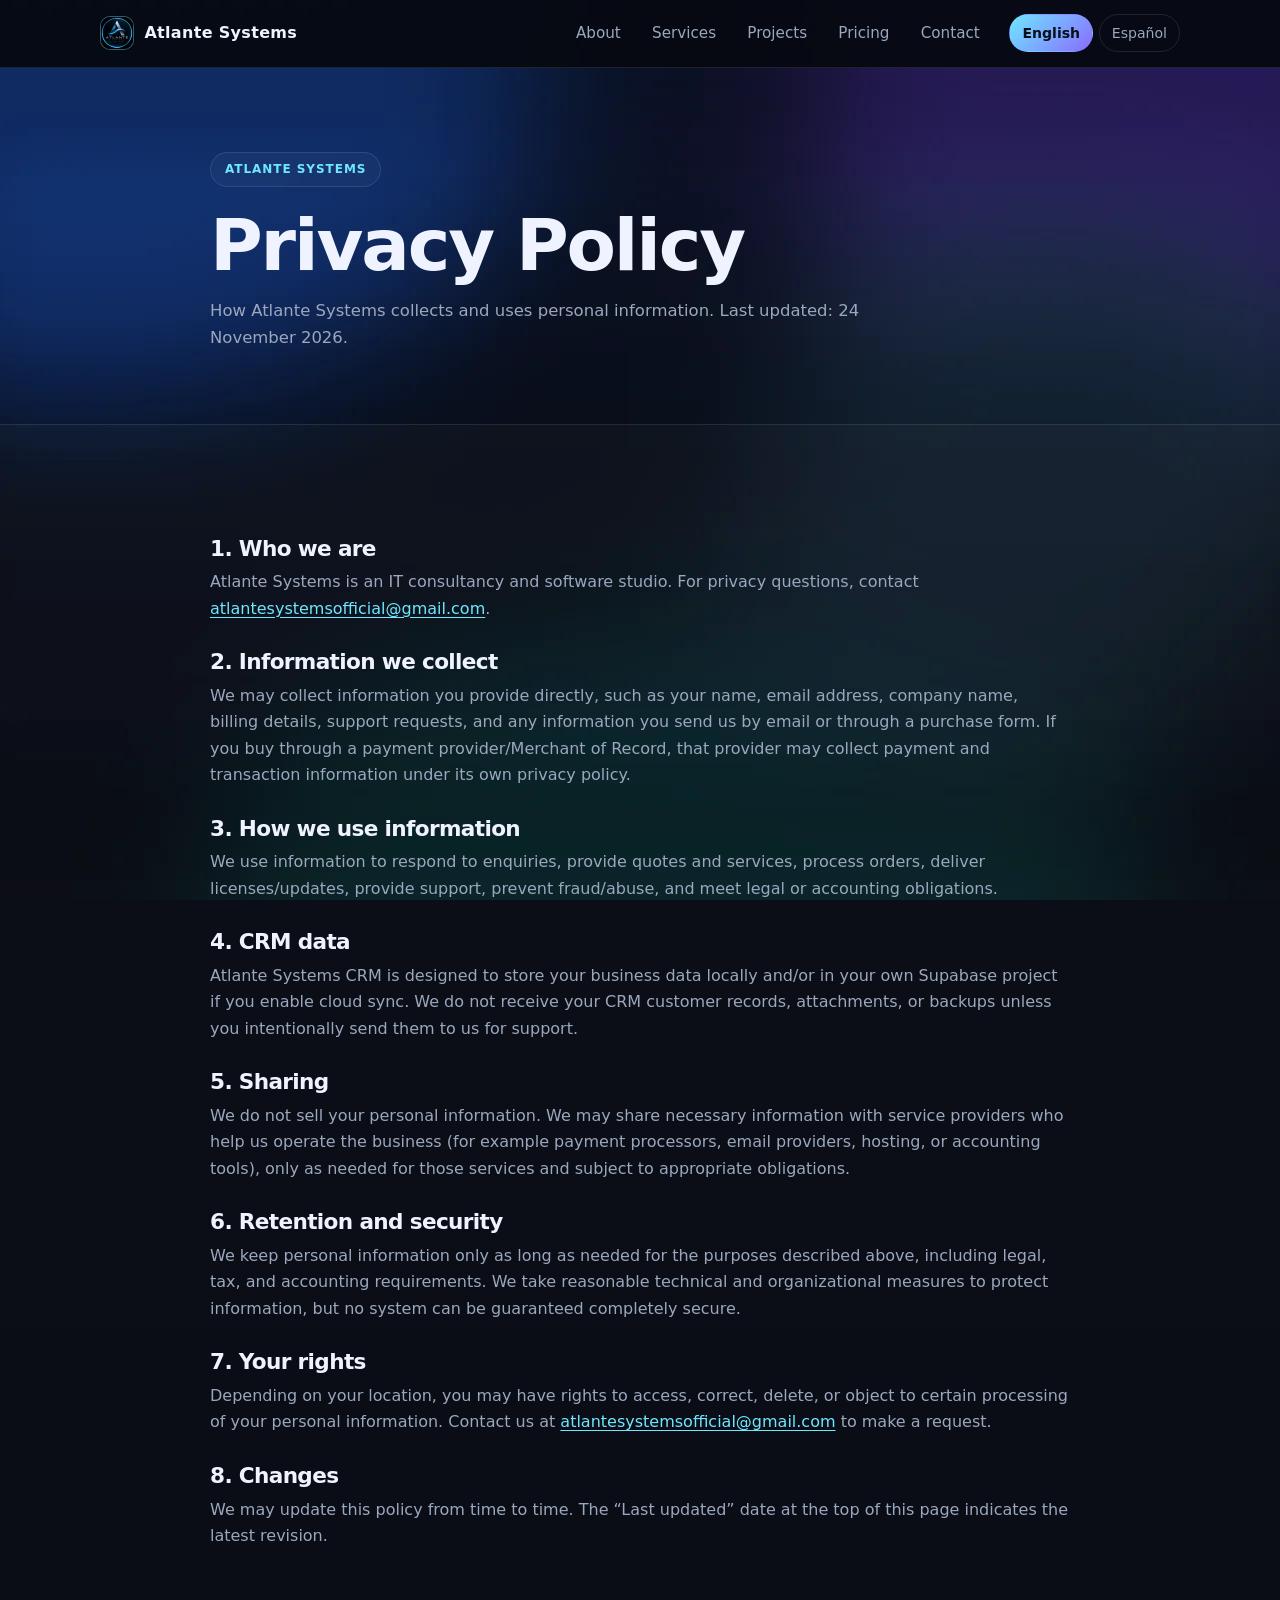
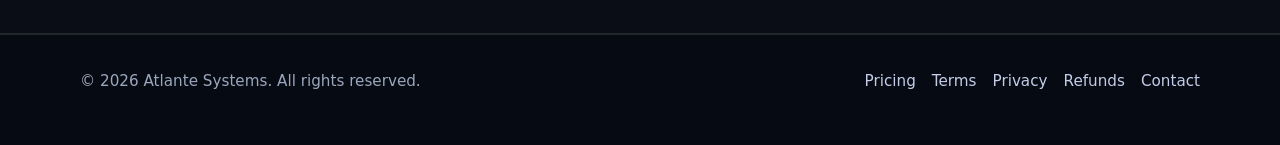
<file: privacy.html>
<!DOCTYPE html>
<html lang="en">
<head>
<meta charset="UTF-8">
<meta name="viewport" content="width=device-width, initial-scale=1">
<title>Privacy Policy | Atlante Systems</title>
<meta name="description" content="Privacy Policy for Atlante Systems websites, products, and services.">
<meta name="theme-color" content="#0b1020">
<meta name="color-scheme" content="dark">
<link rel="icon" href="favicon.svg" type="image/svg+xml">
<link rel="stylesheet" href="styles.css">
</head>
<body>
<a class="skip-link" href="#main">Skip to content</a>
<header class="site-header">
  <nav class="nav" aria-label="Main menu">
    <a class="brand" href="./">
      <img src="logo.png" alt="" width="34" height="34" decoding="async">
      <span>Atlante Systems</span>
    </a>
    <ul class="nav-links">
      <li><a href="./#about">About</a></li>
      <li><a href="./#services">Services</a></li>
      <li><a href="./#projects">Projects</a></li>
      <li><a href="pricing.html">Pricing</a></li>
      <li><a href="./#contact">Contact</a></li>
    </ul>
    <div class="lang-switch" role="group" aria-label="Language">
      <a href="privacy.html" hreflang="en" lang="en" aria-current="page">English</a>
      <a href="privacy-es.html" hreflang="es" lang="es">Español</a>
    </div>
  </nav>
</header>
<main id="main">
  <section class="section page-hero">
    <div class="container narrow">
      <p class="eyebrow">Atlante Systems</p>
      <h1>Privacy Policy</h1>
      <p class="section-intro">How Atlante Systems collects and uses personal information. Last updated: 24 November 2026.</p>
    </div>
  </section>
  <section class="section section--alt">
    <div class="container narrow prose">
      <h2>1. Who we are</h2>
      <p>Atlante Systems is an IT consultancy and software studio. For privacy questions, contact <a href="mailto:atlantesystemsofficial@gmail.com">atlantesystemsofficial@gmail.com</a>.</p>

      <h2>2. Information we collect</h2>
      <p>We may collect information you provide directly, such as your name, email address, company name, billing details, support requests, and any information you send us by email or through a purchase form. If you buy through a payment provider/Merchant of Record, that provider may collect payment and transaction information under its own privacy policy.</p>

      <h2>3. How we use information</h2>
      <p>We use information to respond to enquiries, provide quotes and services, process orders, deliver licenses/updates, provide support, prevent fraud/abuse, and meet legal or accounting obligations.</p>

      <h2>4. CRM data</h2>
      <p>Atlante Systems CRM is designed to store your business data locally and/or in your own Supabase project if you enable cloud sync. We do not receive your CRM customer records, attachments, or backups unless you intentionally send them to us for support.</p>

      <h2>5. Sharing</h2>
      <p>We do not sell your personal information. We may share necessary information with service providers who help us operate the business (for example payment processors, email providers, hosting, or accounting tools), only as needed for those services and subject to appropriate obligations.</p>

      <h2>6. Retention and security</h2>
      <p>We keep personal information only as long as needed for the purposes described above, including legal, tax, and accounting requirements. We take reasonable technical and organizational measures to protect information, but no system can be guaranteed completely secure.</p>

      <h2>7. Your rights</h2>
      <p>Depending on your location, you may have rights to access, correct, delete, or object to certain processing of your personal information. Contact us at <a href="mailto:atlantesystemsofficial@gmail.com">atlantesystemsofficial@gmail.com</a> to make a request.</p>

      <h2>8. Changes</h2>
      <p>We may update this policy from time to time. The “Last updated” date at the top of this page indicates the latest revision.</p>
    </div>
  </section>
</main>
<footer class="site-footer">
  <div class="container footer-grid">
    <p>© 2026 Atlante Systems. All rights reserved.</p>
    <nav aria-label="Legal" class="footer-links">
      <a href="pricing.html">Pricing</a>
      <a href="terms.html">Terms</a>
      <a href="privacy.html">Privacy</a>
      <a href="refund.html">Refunds</a>
      <a href="./#contact">Contact</a>
    </nav>
  </div>
</footer>
</body>
</html>
</file>
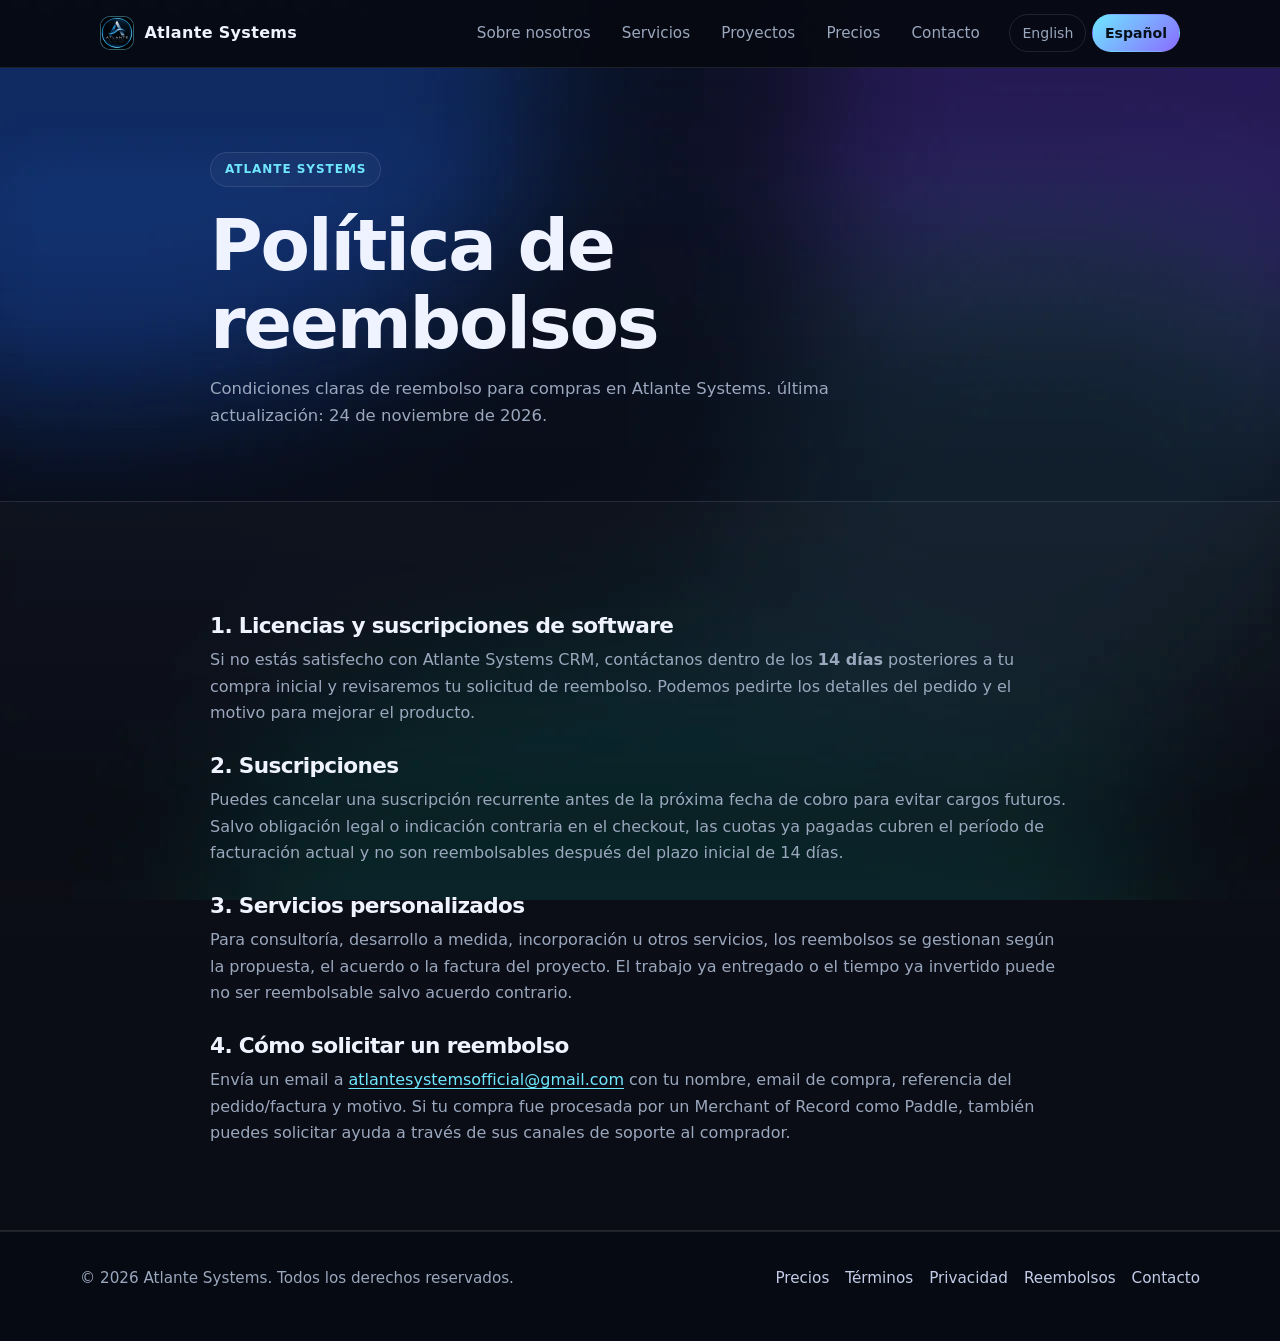
<file: refund-es.html>
<!DOCTYPE html>
<html lang="es">
<head>
<meta charset="UTF-8">
<meta name="viewport" content="width=device-width, initial-scale=1">
<title>Política de reembolsos | Atlante Systems</title>
<meta name="description" content="Política de reembolsos y cancelaciones de Atlante Systems.">
<meta name="theme-color" content="#0b1020">
<meta name="color-scheme" content="dark">
<link rel="icon" href="favicon.svg" type="image/svg+xml">
<link rel="stylesheet" href="styles.css">
</head>
<body>
<a class="skip-link" href="#main">Saltar al contenido</a>
<header class="site-header">
  <nav class="nav" aria-label="Menú principal">
    <a class="brand" href="index-es.html">
      <img src="logo.png" alt="" width="34" height="34" decoding="async">
      <span>Atlante Systems</span>
    </a>
    <ul class="nav-links">
      <li><a href="index-es.html#about">Sobre nosotros</a></li>
      <li><a href="index-es.html#services">Servicios</a></li>
      <li><a href="index-es.html#projects">Proyectos</a></li>
      <li><a href="pricing-es.html">Precios</a></li>
      <li><a href="index-es.html#contact">Contacto</a></li>
    </ul>
    <div class="lang-switch" role="group" aria-label="Idioma">
      <a href="refund.html" hreflang="en" lang="en">English</a>
      <a href="refund-es.html" hreflang="es" lang="es" aria-current="page">Español</a>
    </div>
  </nav>
</header>
<main id="main">
  <section class="section page-hero">
    <div class="container narrow">
      <p class="eyebrow">Atlante Systems</p>
      <h1>Política de reembolsos</h1>
      <p class="section-intro">Condiciones claras de reembolso para compras en Atlante Systems. última actualización: 24 de noviembre de 2026.</p>
    </div>
  </section>
  <section class="section section--alt">
    <div class="container narrow prose">
      <h2>1. Licencias y suscripciones de software</h2>
      <p>Si no estás satisfecho con Atlante Systems CRM, contáctanos dentro de los <strong>14 días</strong> posteriores a tu compra inicial y revisaremos tu solicitud de reembolso. Podemos pedirte los detalles del pedido y el motivo para mejorar el producto.</p>
      <h2>2. Suscripciones</h2>
      <p>Puedes cancelar una suscripción recurrente antes de la próxima fecha de cobro para evitar cargos futuros. Salvo obligación legal o indicación contraria en el checkout, las cuotas ya pagadas cubren el período de facturación actual y no son reembolsables después del plazo inicial de 14 días.</p>
      <h2>3. Servicios personalizados</h2>
      <p>Para consultoría, desarrollo a medida, incorporación u otros servicios, los reembolsos se gestionan según la propuesta, el acuerdo o la factura del proyecto. El trabajo ya entregado o el tiempo ya invertido puede no ser reembolsable salvo acuerdo contrario.</p>
      <h2>4. Cómo solicitar un reembolso</h2>
      <p>Envía un email a <a href="mailto:atlantesystemsofficial@gmail.comásubject=Solicitud%20de%20reembolso">atlantesystemsofficial@gmail.com</a> con tu nombre, email de compra, referencia del pedido/factura y motivo. Si tu compra fue procesada por un Merchant of Record como Paddle, también puedes solicitar ayuda a través de sus canales de soporte al comprador.</p>
    </div>
  </section>
</main>
<footer class="site-footer">
  <div class="container footer-grid">
    <p>© 2026 Atlante Systems. Todos los derechos reservados.</p>
    <nav aria-label="Legal" class="footer-links">
      <a href="pricing-es.html">Precios</a>
      <a href="terms-es.html">Términos</a>
      <a href="privacy-es.html">Privacidad</a>
      <a href="refund-es.html">Reembolsos</a>
      <a href="index-es.html#contact">Contacto</a>
    </nav>
  </div>
</footer>
</body>
</html>
</file>
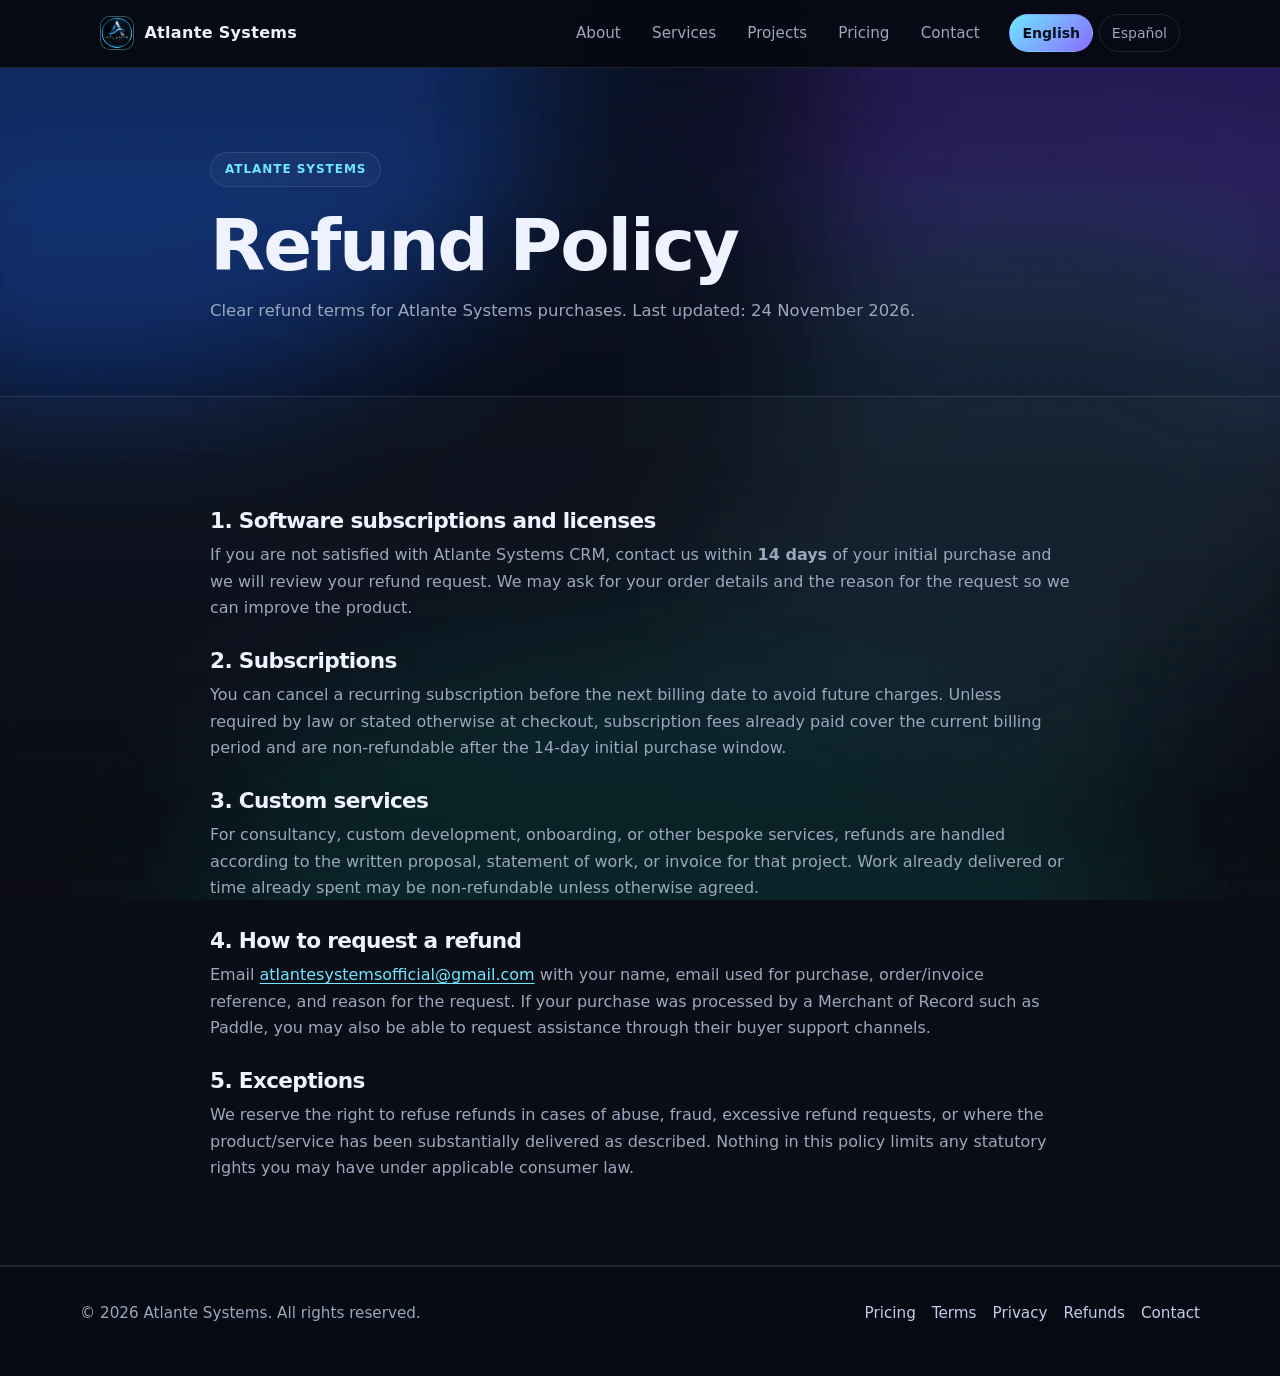
<file: refund.html>
<!DOCTYPE html>
<html lang="en">
<head>
<meta charset="UTF-8">
<meta name="viewport" content="width=device-width, initial-scale=1">
<title>Refund Policy | Atlante Systems</title>
<meta name="description" content="Refund and cancellation policy for Atlante Systems products and services.">
<meta name="theme-color" content="#0b1020">
<meta name="color-scheme" content="dark">
<link rel="icon" href="favicon.svg" type="image/svg+xml">
<link rel="stylesheet" href="styles.css">
</head>
<body>
<a class="skip-link" href="#main">Skip to content</a>
<header class="site-header">
  <nav class="nav" aria-label="Main menu">
    <a class="brand" href="./">
      <img src="logo.png" alt="" width="34" height="34" decoding="async">
      <span>Atlante Systems</span>
    </a>
    <ul class="nav-links">
      <li><a href="./#about">About</a></li>
      <li><a href="./#services">Services</a></li>
      <li><a href="./#projects">Projects</a></li>
      <li><a href="pricing.html">Pricing</a></li>
      <li><a href="./#contact">Contact</a></li>
    </ul>
    <div class="lang-switch" role="group" aria-label="Language">
      <a href="refund.html" hreflang="en" lang="en" aria-current="page">English</a>
      <a href="refund-es.html" hreflang="es" lang="es">Español</a>
    </div>
  </nav>
</header>
<main id="main">
  <section class="section page-hero">
    <div class="container narrow">
      <p class="eyebrow">Atlante Systems</p>
      <h1>Refund Policy</h1>
      <p class="section-intro">Clear refund terms for Atlante Systems purchases. Last updated: 24 November 2026.</p>
    </div>
  </section>
  <section class="section section--alt">
    <div class="container narrow prose">
      <h2>1. Software subscriptions and licenses</h2>
      <p>If you are not satisfied with Atlante Systems CRM, contact us within <strong>14 days</strong> of your initial purchase and we will review your refund request. We may ask for your order details and the reason for the request so we can improve the product.</p>

      <h2>2. Subscriptions</h2>
      <p>You can cancel a recurring subscription before the next billing date to avoid future charges. Unless required by law or stated otherwise at checkout, subscription fees already paid cover the current billing period and are non-refundable after the 14-day initial purchase window.</p>

      <h2>3. Custom services</h2>
      <p>For consultancy, custom development, onboarding, or other bespoke services, refunds are handled according to the written proposal, statement of work, or invoice for that project. Work already delivered or time already spent may be non-refundable unless otherwise agreed.</p>

      <h2>4. How to request a refund</h2>
      <p>Email <a href="mailto:atlantesystemsofficial@gmail.com?subject=Refund%20Request">atlantesystemsofficial@gmail.com</a> with your name, email used for purchase, order/invoice reference, and reason for the request. If your purchase was processed by a Merchant of Record such as Paddle, you may also be able to request assistance through their buyer support channels.</p>

      <h2>5. Exceptions</h2>
      <p>We reserve the right to refuse refunds in cases of abuse, fraud, excessive refund requests, or where the product/service has been substantially delivered as described. Nothing in this policy limits any statutory rights you may have under applicable consumer law.</p>
    </div>
  </section>
</main>
<footer class="site-footer">
  <div class="container footer-grid">
    <p>© 2026 Atlante Systems. All rights reserved.</p>
    <nav aria-label="Legal" class="footer-links">
      <a href="pricing.html">Pricing</a>
      <a href="terms.html">Terms</a>
      <a href="privacy.html">Privacy</a>
      <a href="refund.html">Refunds</a>
      <a href="./#contact">Contact</a>
    </nav>
  </div>
</footer>
</body>
</html>
</file>
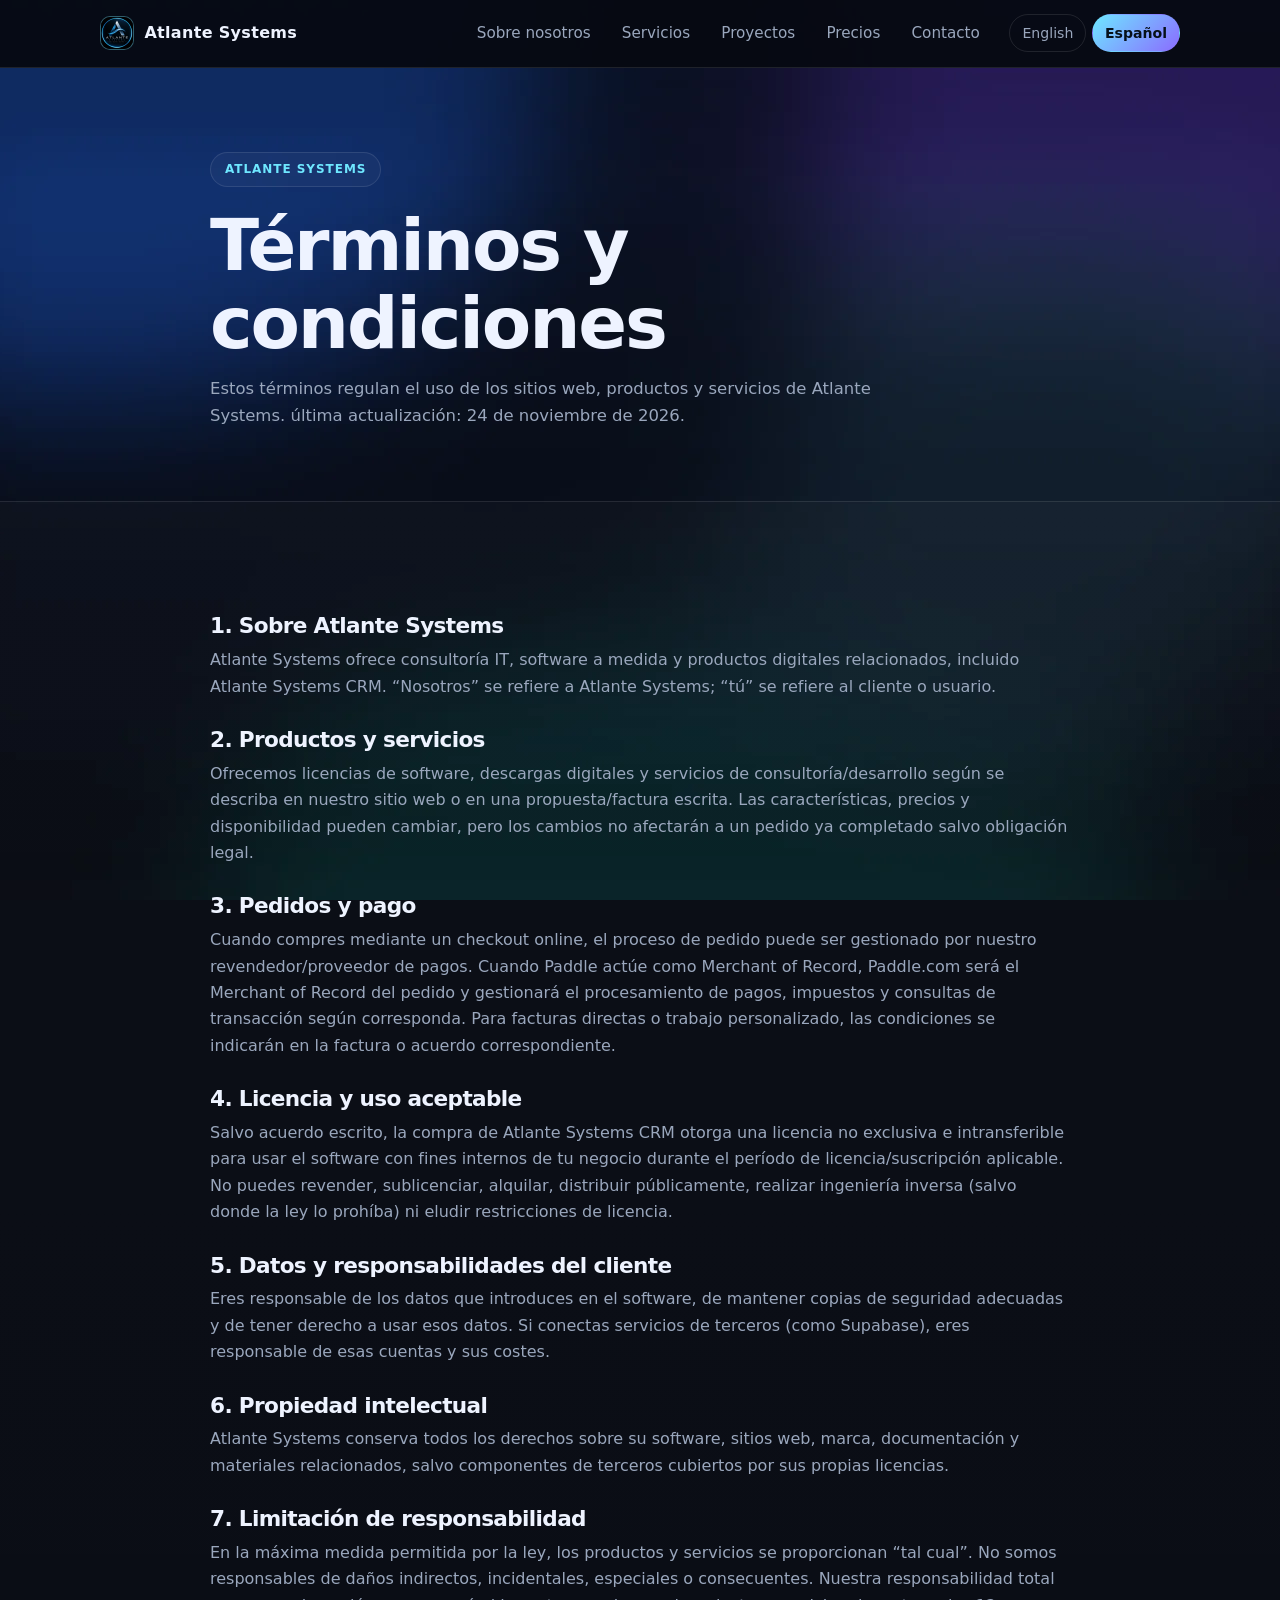
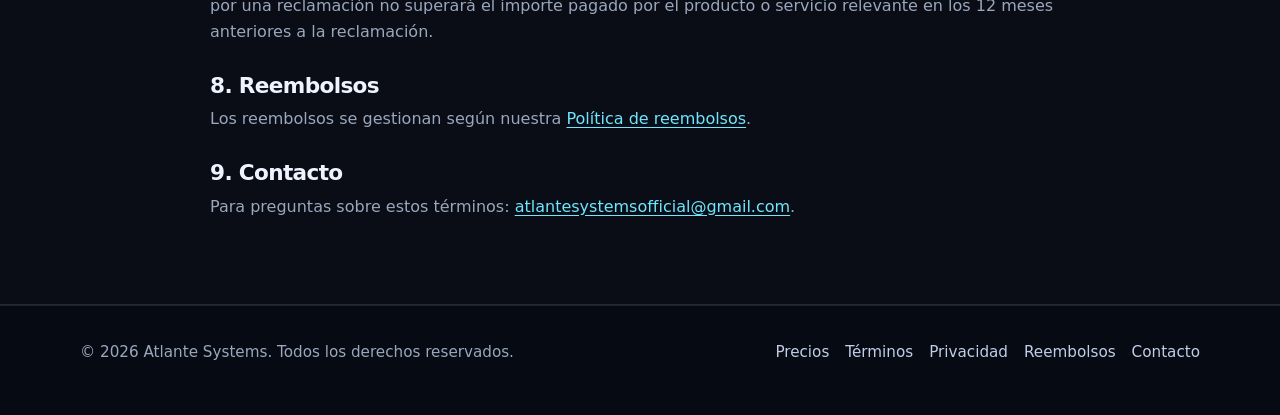
<file: terms-es.html>
<!DOCTYPE html>
<html lang="es">
<head>
<meta charset="UTF-8">
<meta name="viewport" content="width=device-width, initial-scale=1">
<title>Términos y condiciones | Atlante Systems</title>
<meta name="description" content="Términos y condiciones para los productos y servicios de Atlante Systems.">
<meta name="theme-color" content="#0b1020">
<meta name="color-scheme" content="dark">
<link rel="icon" href="favicon.svg" type="image/svg+xml">
<link rel="stylesheet" href="styles.css">
</head>
<body>
<a class="skip-link" href="#main">Saltar al contenido</a>
<header class="site-header">
  <nav class="nav" aria-label="Menú principal">
    <a class="brand" href="index-es.html">
      <img src="logo.png" alt="" width="34" height="34" decoding="async">
      <span>Atlante Systems</span>
    </a>
    <ul class="nav-links">
      <li><a href="index-es.html#about">Sobre nosotros</a></li>
      <li><a href="index-es.html#services">Servicios</a></li>
      <li><a href="index-es.html#projects">Proyectos</a></li>
      <li><a href="pricing-es.html">Precios</a></li>
      <li><a href="index-es.html#contact">Contacto</a></li>
    </ul>
    <div class="lang-switch" role="group" aria-label="Idioma">
      <a href="terms.html" hreflang="en" lang="en">English</a>
      <a href="terms-es.html" hreflang="es" lang="es" aria-current="page">Español</a>
    </div>
  </nav>
</header>
<main id="main">
  <section class="section page-hero">
    <div class="container narrow">
      <p class="eyebrow">Atlante Systems</p>
      <h1>Términos y condiciones</h1>
      <p class="section-intro">Estos términos regulan el uso de los sitios web, productos y servicios de Atlante Systems. última actualización: 24 de noviembre de 2026.</p>
    </div>
  </section>
  <section class="section section--alt">
    <div class="container narrow prose">
      <h2>1. Sobre Atlante Systems</h2>
      <p>Atlante Systems ofrece consultoría IT, software a medida y productos digitales relacionados, incluido Atlante Systems CRM. “Nosotros” se refiere a Atlante Systems; “tú” se refiere al cliente o usuario.</p>
      <h2>2. Productos y servicios</h2>
      <p>Ofrecemos licencias de software, descargas digitales y servicios de consultoría/desarrollo según se describa en nuestro sitio web o en una propuesta/factura escrita. Las características, precios y disponibilidad pueden cambiar, pero los cambios no afectarán a un pedido ya completado salvo obligación legal.</p>
      <h2>3. Pedidos y pago</h2>
      <p>Cuando compres mediante un checkout online, el proceso de pedido puede ser gestionado por nuestro revendedor/proveedor de pagos. Cuando Paddle actúe como Merchant of Record, Paddle.com será el Merchant of Record del pedido y gestionará el procesamiento de pagos, impuestos y consultas de transacción según corresponda. Para facturas directas o trabajo personalizado, las condiciones se indicarán en la factura o acuerdo correspondiente.</p>
      <h2>4. Licencia y uso aceptable</h2>
      <p>Salvo acuerdo escrito, la compra de Atlante Systems CRM otorga una licencia no exclusiva e intransferible para usar el software con fines internos de tu negocio durante el período de licencia/suscripción aplicable. No puedes revender, sublicenciar, alquilar, distribuir públicamente, realizar ingeniería inversa (salvo donde la ley lo prohíba) ni eludir restricciones de licencia.</p>
      <h2>5. Datos y responsabilidades del cliente</h2>
      <p>Eres responsable de los datos que introduces en el software, de mantener copias de seguridad adecuadas y de tener derecho a usar esos datos. Si conectas servicios de terceros (como Supabase), eres responsable de esas cuentas y sus costes.</p>
      <h2>6. Propiedad intelectual</h2>
      <p>Atlante Systems conserva todos los derechos sobre su software, sitios web, marca, documentación y materiales relacionados, salvo componentes de terceros cubiertos por sus propias licencias.</p>
      <h2>7. Limitación de responsabilidad</h2>
      <p>En la máxima medida permitida por la ley, los productos y servicios se proporcionan “tal cual”. No somos responsables de daños indirectos, incidentales, especiales o consecuentes. Nuestra responsabilidad total por una reclamación no superará el importe pagado por el producto o servicio relevante en los 12 meses anteriores a la reclamación.</p>
      <h2>8. Reembolsos</h2>
      <p>Los reembolsos se gestionan según nuestra <a href="refund-es.html">Política de reembolsos</a>.</p>
      <h2>9. Contacto</h2>
      <p>Para preguntas sobre estos términos: <a href="mailto:atlantesystemsofficial@gmail.com">atlantesystemsofficial@gmail.com</a>.</p>
    </div>
  </section>
</main>
<footer class="site-footer">
  <div class="container footer-grid">
    <p>© 2026 Atlante Systems. Todos los derechos reservados.</p>
    <nav aria-label="Legal" class="footer-links">
      <a href="pricing-es.html">Precios</a>
      <a href="terms-es.html">Términos</a>
      <a href="privacy-es.html">Privacidad</a>
      <a href="refund-es.html">Reembolsos</a>
      <a href="index-es.html#contact">Contacto</a>
    </nav>
  </div>
</footer>
</body>
</html>
</file>
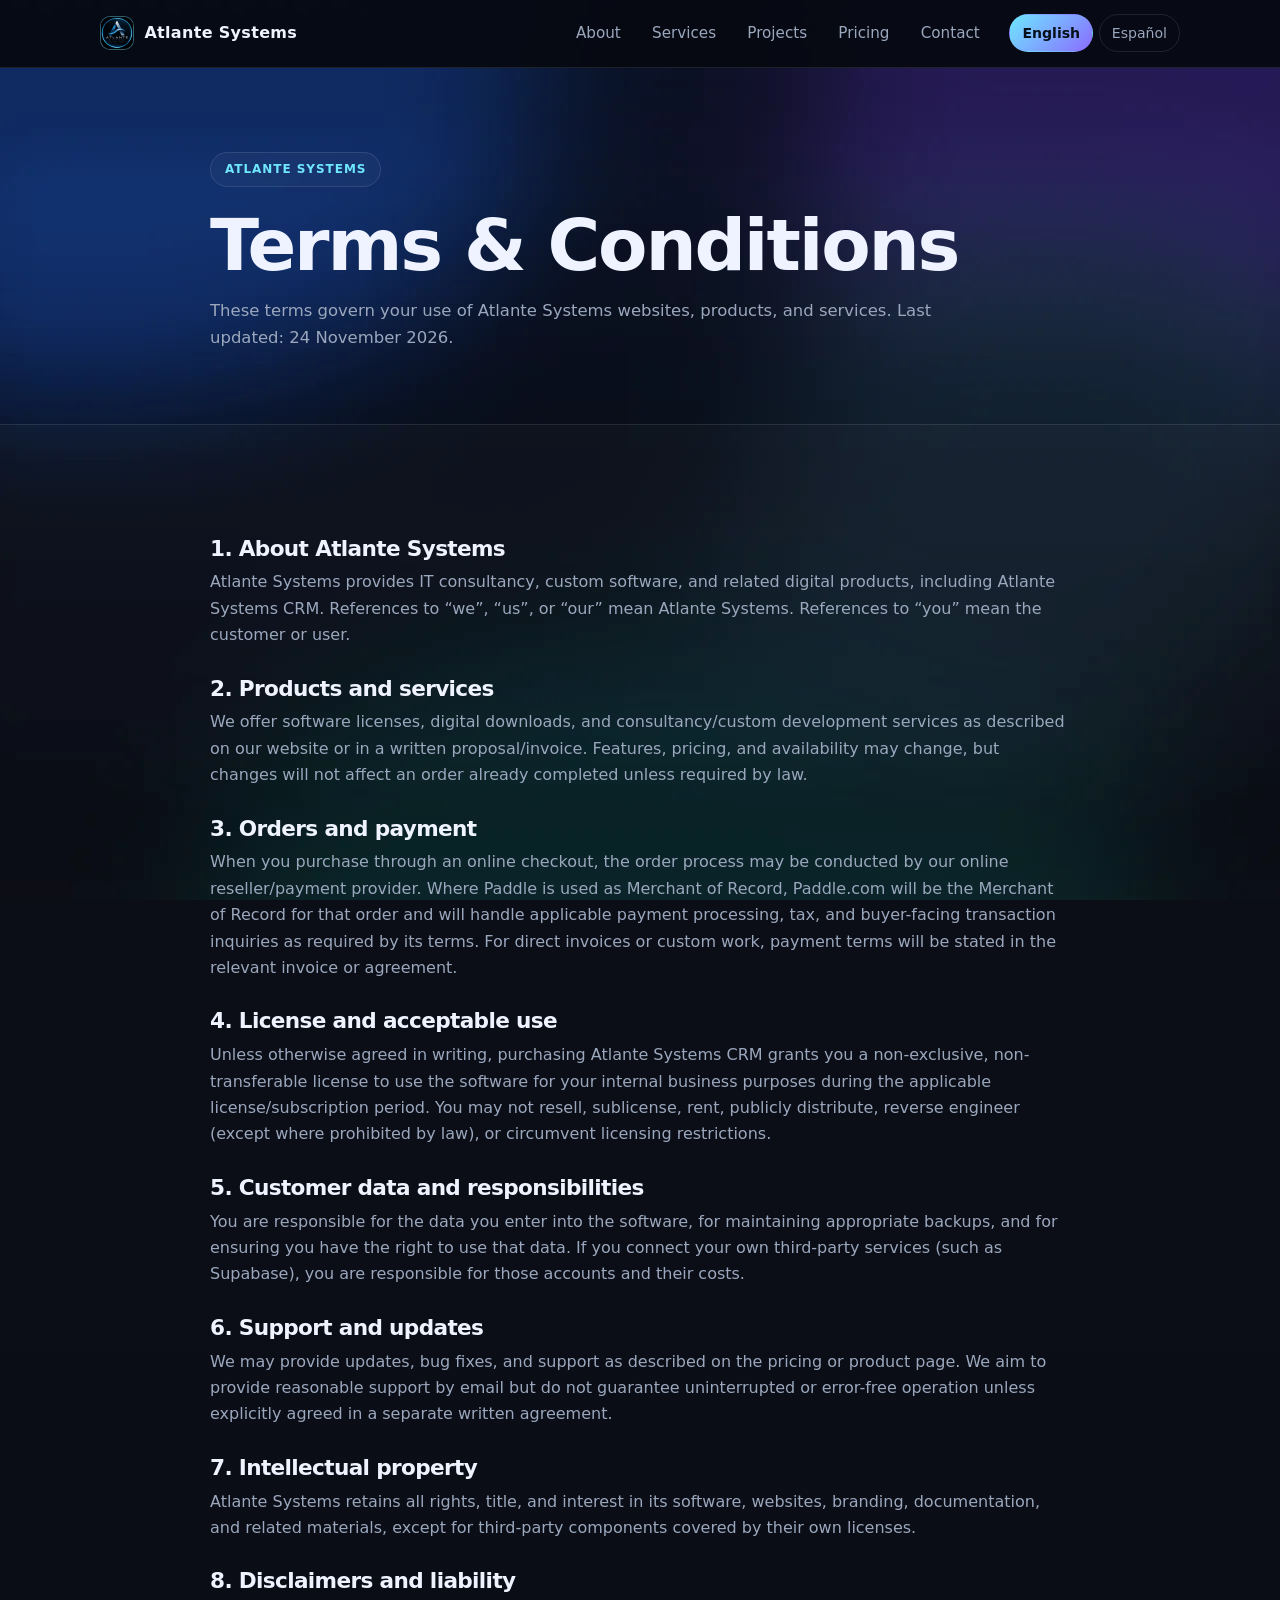
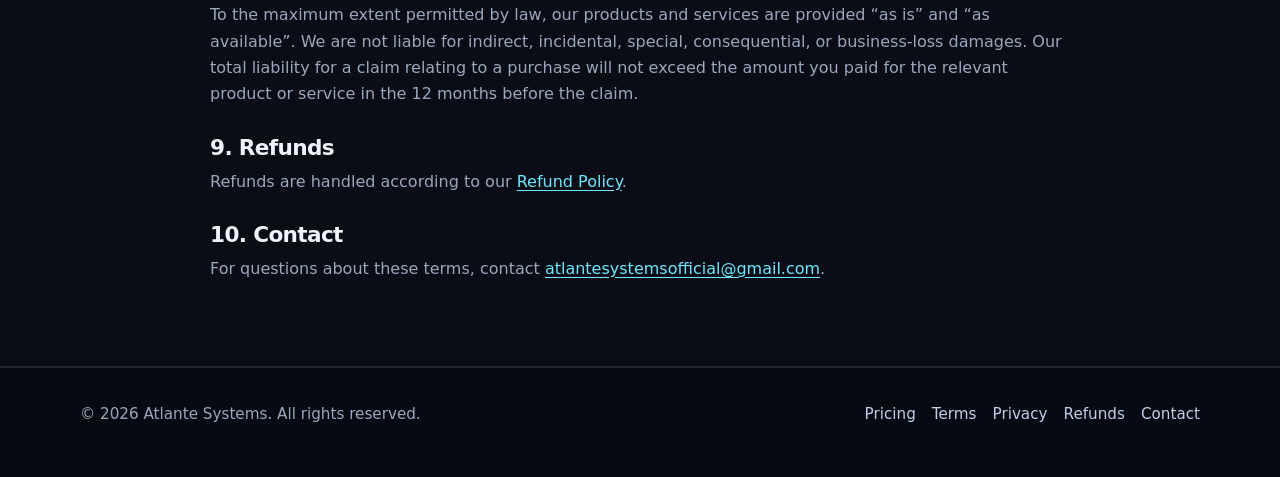
<file: terms.html>
<!DOCTYPE html>
<html lang="en">
<head>
<meta charset="UTF-8">
<meta name="viewport" content="width=device-width, initial-scale=1">
<title>Terms &amp; Conditions | Atlante Systems</title>
<meta name="description" content="Terms and Conditions for Atlante Systems products and services.">
<meta name="theme-color" content="#0b1020">
<meta name="color-scheme" content="dark">
<link rel="icon" href="favicon.svg" type="image/svg+xml">
<link rel="stylesheet" href="styles.css">
</head>
<body>
<a class="skip-link" href="#main">Skip to content</a>
<header class="site-header">
  <nav class="nav" aria-label="Main menu">
    <a class="brand" href="./">
      <img src="logo.png" alt="" width="34" height="34" decoding="async">
      <span>Atlante Systems</span>
    </a>
    <ul class="nav-links">
      <li><a href="./#about">About</a></li>
      <li><a href="./#services">Services</a></li>
      <li><a href="./#projects">Projects</a></li>
      <li><a href="pricing.html">Pricing</a></li>
      <li><a href="./#contact">Contact</a></li>
    </ul>
    <div class="lang-switch" role="group" aria-label="Language">
      <a href="terms.html" hreflang="en" lang="en" aria-current="page">English</a>
      <a href="terms-es.html" hreflang="es" lang="es">Español</a>
    </div>
  </nav>
</header>
<main id="main">
  <section class="section page-hero">
    <div class="container narrow">
      <p class="eyebrow">Atlante Systems</p>
      <h1>Terms &amp; Conditions</h1>
      <p class="section-intro">These terms govern your use of Atlante Systems websites, products, and services. Last updated: 24 November 2026.</p>
    </div>
  </section>
  <section class="section section--alt">
    <div class="container narrow prose">
      <h2>1. About Atlante Systems</h2>
      <p>Atlante Systems provides IT consultancy, custom software, and related digital products, including Atlante Systems CRM. References to “we”, “us”, or “our” mean Atlante Systems. References to “you” mean the customer or user.</p>

      <h2>2. Products and services</h2>
      <p>We offer software licenses, digital downloads, and consultancy/custom development services as described on our website or in a written proposal/invoice. Features, pricing, and availability may change, but changes will not affect an order already completed unless required by law.</p>

      <h2>3. Orders and payment</h2>
      <p>When you purchase through an online checkout, the order process may be conducted by our online reseller/payment provider. Where Paddle is used as Merchant of Record, Paddle.com will be the Merchant of Record for that order and will handle applicable payment processing, tax, and buyer-facing transaction inquiries as required by its terms. For direct invoices or custom work, payment terms will be stated in the relevant invoice or agreement.</p>

      <h2>4. License and acceptable use</h2>
      <p>Unless otherwise agreed in writing, purchasing Atlante Systems CRM grants you a non-exclusive, non-transferable license to use the software for your internal business purposes during the applicable license/subscription period. You may not resell, sublicense, rent, publicly distribute, reverse engineer (except where prohibited by law), or circumvent licensing restrictions.</p>

      <h2>5. Customer data and responsibilities</h2>
      <p>You are responsible for the data you enter into the software, for maintaining appropriate backups, and for ensuring you have the right to use that data. If you connect your own third-party services (such as Supabase), you are responsible for those accounts and their costs.</p>

      <h2>6. Support and updates</h2>
      <p>We may provide updates, bug fixes, and support as described on the pricing or product page. We aim to provide reasonable support by email but do not guarantee uninterrupted or error-free operation unless explicitly agreed in a separate written agreement.</p>

      <h2>7. Intellectual property</h2>
      <p>Atlante Systems retains all rights, title, and interest in its software, websites, branding, documentation, and related materials, except for third-party components covered by their own licenses.</p>

      <h2>8. Disclaimers and liability</h2>
      <p>To the maximum extent permitted by law, our products and services are provided “as is” and “as available”. We are not liable for indirect, incidental, special, consequential, or business-loss damages. Our total liability for a claim relating to a purchase will not exceed the amount you paid for the relevant product or service in the 12 months before the claim.</p>

      <h2>9. Refunds</h2>
      <p>Refunds are handled according to our <a href="refund.html">Refund Policy</a>.</p>

      <h2>10. Contact</h2>
      <p>For questions about these terms, contact <a href="mailto:atlantesystemsofficial@gmail.com">atlantesystemsofficial@gmail.com</a>.</p>
    </div>
  </section>
</main>
<footer class="site-footer">
  <div class="container footer-grid">
    <p>© 2026 Atlante Systems. All rights reserved.</p>
    <nav aria-label="Legal" class="footer-links">
      <a href="pricing.html">Pricing</a>
      <a href="terms.html">Terms</a>
      <a href="privacy.html">Privacy</a>
      <a href="refund.html">Refunds</a>
      <a href="./#contact">Contact</a>
    </nav>
  </div>
</footer>
</body>
</html>
</file>
<file: styles.css>
/* Atlante Systems - lite redesign (static, performance-safe) */
:root {
  --bg: #070a12;
  --bg-soft: #0d1322;
  --surface: rgba(255,255,255,.045);
  --surface-strong: rgba(255,255,255,.07);
  --line: rgba(255,255,255,.10);
  --line-strong: rgba(110,231,255,.35);
  --text: #eef3ff;
  --text-soft: #c3cde8;
  --muted: #9aa7bd;
  --cyan: #6ee7ff;
  --violet: #8b6cff;
  --accent: #6ee7ff;
  --accent-strong: #b7a8ff;
  --subtitle: #9fdcff;
  --radius: 18px;
  --maxw: 1120px;
}

*,*::before,*::after{box-sizing:border-box}
html{scroll-behavior:auto;scroll-padding-top:5.5rem;-webkit-text-size-adjust:100%}
body{
  margin:0;min-height:100vh;color:var(--text);line-height:1.65;
  font-family:Inter,"Segoe UI",system-ui,-apple-system,sans-serif;
  background-color:var(--bg);
  background-image:url("bg.webp");
  background-size:cover;
  background-position:center top;
  background-repeat:no-repeat;
  background-attachment:fixed;
}
img{display:block;max-width:100%;height:auto}
h1,h2,h3,p,ul,figure{margin:0}
ul{padding:0;list-style:none}
a{color:var(--cyan);text-underline-offset:3px}
a:hover{color:#fff}
:focus-visible{outline:3px solid var(--cyan);outline-offset:3px;border-radius:6px}

.skip-link{position:absolute;top:-4rem;left:1rem;z-index:200;padding:.6rem 1rem;border-radius:8px;background:linear-gradient(135deg,var(--cyan),var(--violet));color:#06101a;font-weight:700;text-decoration:none}
.skip-link:focus{top:1rem;color:#06101a}

.container{width:min(var(--maxw),92%);margin-inline:auto}

/* Header */
.site-header{position:sticky;top:0;z-index:100;background:rgba(7,10,18,.96);border-bottom:1px solid var(--line)}
.nav{display:flex;flex-wrap:wrap;align-items:center;gap:.75rem 1rem;max-width:var(--maxw);margin:0 auto;padding:.8rem 1.25rem}
.brand{display:flex;align-items:center;gap:.65rem;color:var(--text);font-weight:700;letter-spacing:.02em;text-decoration:none}
.brand:hover{color:var(--text)}
.brand img{width:34px;height:34px;border:1px solid rgba(110,231,255,.35);border-radius:10px;background:rgba(255,255,255,.04);object-fit:cover}
.nav-links{display:flex;flex-wrap:wrap;gap:.25rem;margin-left:auto}
.nav-links a{display:block;padding:.5rem .85rem;border-radius:8px;color:var(--muted);font-size:.95rem;text-decoration:none;transition:color .2s ease,background .2s ease}
.nav-links a:hover{background:rgba(255,255,255,.06);color:#fff}
.lang-switch{display:flex;gap:.35rem}
.lang-switch a{padding:.4rem .75rem;border:1px solid var(--line);border-radius:999px;color:var(--muted);font-size:.88rem;text-decoration:none;transition:color .2s ease,border-color .2s ease,background .2s ease}
.lang-switch a:hover{background:rgba(255,255,255,.08);color:#fff;border-color:rgba(110,231,255,.35)}
.lang-switch a[aria-current="page"]{background:linear-gradient(135deg,var(--cyan),var(--violet));border-color:transparent;color:#06101a;font-weight:700}
@media (max-width:760px){html{scroll-padding-top:7rem}.nav-links{order:3;width:100%;margin-left:0;justify-content:center}.lang-switch{margin-left:auto}}

/* Hero */
.hero{display:flex;flex-direction:column;align-items:center;justify-content:center;min-height:calc(100vh - 4rem);min-height:calc(100svh - 4rem);padding:5rem 1.5rem 5.5rem;text-align:center}
.hero-logo{width:clamp(96px,18vw,132px);aspect-ratio:1;margin-bottom:1.5rem;border:1px solid rgba(110,231,255,.35);border-radius:24px;background:rgba(255,255,255,.04);object-fit:cover;padding:8px}
.eyebrow{display:inline-flex;align-items:center;gap:8px;padding:7px 14px;margin-bottom:20px;border:1px solid var(--line);border-radius:999px;background:rgba(255,255,255,.03);color:var(--cyan);font-size:12px;font-weight:600;letter-spacing:.08em;text-transform:uppercase}
h1{margin-bottom:.75rem;font-size:clamp(2.4rem,7vw,4.5rem);line-height:1.08;letter-spacing:-.03em}
h1 .grad{background:linear-gradient(100deg,var(--cyan),#b7a8ff 55%,#fff);-webkit-background-clip:text;background-clip:text;color:transparent}
.subtitle{margin-bottom:1rem;color:var(--subtitle);font-size:clamp(1.05rem,3.2vw,1.35rem)}
.lead{max-width:40rem;margin-bottom:2rem;color:var(--muted);font-size:clamp(1rem,2vw,1.15rem)}
.hero-buttons,.contact-actions,.card-actions{display:flex;flex-wrap:wrap;justify-content:center;gap:.85rem}

/* Buttons */
.btn{display:inline-flex;align-items:center;justify-content:center;min-height:46px;padding:12px 20px;border-radius:999px;border:1px solid var(--line);background:rgba(255,255,255,.03);color:var(--text);font-size:.95rem;font-weight:600;text-decoration:none;cursor:pointer;transition:transform .2s ease,border-color .2s ease,background .2s ease,color .2s ease}
.btn:hover{border-color:rgba(110,231,255,.45);color:#fff;transform:translateY(-2px)}
.btn-primary,.btn.primary{border:0;background:linear-gradient(135deg,var(--cyan),var(--violet));color:#06101a}
.btn-primary:hover,.btn.primary:hover{color:#06101a;filter:saturate(1.05)}
.btn-secondary,.btn.secondary{background:rgba(255,255,255,.02);color:var(--text)}

/* Sections */
.section{padding:84px 0}
.section--alt{background:linear-gradient(180deg,rgba(255,255,255,.02),rgba(255,255,255,.01));border-block:1px solid var(--line)}
h2{margin:0 0 12px;font-size:clamp(1.9rem,4vw,2.9rem);letter-spacing:-.03em;line-height:1.15}
.section-intro,.about-text,.section-head p{color:var(--muted);max-width:46rem;font-size:1.03rem}
.section-intro{margin-bottom:2.5rem}

/* Cards */
.cards,.projects,.pricing-grid{display:grid;grid-template-columns:repeat(auto-fit,minmax(250px,1fr));gap:18px}
.projects{grid-template-columns:repeat(auto-fit,minmax(320px,1fr))}
.card,.pricing-card{padding:28px;border:1px solid var(--line);border-radius:var(--radius);background:linear-gradient(160deg,rgba(255,255,255,.065),rgba(255,255,255,.025));transition:transform .22s ease,border-color .22s ease,background .22s ease}
.card:hover,.card:focus-within,.pricing-card:hover,.pricing-card:focus-within{border-color:rgba(110,231,255,.4);background:linear-gradient(160deg,rgba(255,255,255,.085),rgba(255,255,255,.035));transform:translateY(-3px)}
.card h3,.pricing-card h3{margin:0 0 10px;font-size:1.25rem;color:var(--text)}
.card p,.pricing-card p,.prose p,.prose li{color:var(--muted)}
.card-actions{margin-top:1.5rem;justify-content:flex-start}
.chips{display:flex;flex-wrap:wrap;gap:.5rem;margin-top:1.25rem}
.chips li{padding:.3rem .8rem;background:rgba(110,231,255,.08);border:1px solid rgba(110,231,255,.18);border-radius:999px;color:#dff7ff;font-size:.85rem}
.shot{margin-top:1.5rem;overflow:hidden;border:1px solid var(--line);border-radius:14px;background:rgba(255,255,255,.02)}
.shot img{width:100%;height:auto;transition:transform .35s ease}
.shot:hover img,.shot:focus-within img{transform:scale(1.02)}

/* Contact */
.contact-card{padding:40px;border-radius:24px;border:1px solid var(--line);background:linear-gradient(135deg,rgba(110,231,255,.08),rgba(139,108,255,.10))}
.contact-email{margin-top:1rem;color:var(--muted)}
.contact-actions{margin-top:1.5rem;justify-content:flex-start}

/* Footer */
.site-footer{padding:34px 0 50px;color:var(--muted);font-size:.95rem;border-top:1px solid var(--line);background:rgba(7,10,18,.5)}
.site-footer a{color:var(--text-soft);text-decoration:none}
.site-footer a:hover{color:#fff}
.footer-grid{display:flex;flex-wrap:wrap;gap:.75rem 1.5rem;align-items:center;justify-content:space-between;width:min(var(--maxw),92%);margin:0 auto}
.footer-links{display:flex;flex-wrap:wrap;gap:.5rem 1rem}

/* Pricing/legal/prose */
.page-hero{padding:84px 0 2rem;min-height:auto;text-align:left;align-items:flex-start}
.narrow{max-width:860px}
.prose h2{font-size:1.35rem;margin:1.75rem 0 .5rem}
.prose p,.prose li{color:var(--muted)}
.prose ul{list-style:disc;padding-left:1.25rem;margin:.5rem 0 1rem}
.prose a{color:var(--cyan)}
.pricing-card .price{margin:.5rem 0 .25rem}
.price-amount{font-size:2.2rem;font-weight:800;color:var(--text)}
.price-period{color:var(--muted);font-size:1rem}
.muted{color:var(--muted)} .small{font-size:.9rem;margin-top:.75rem}
.check-list{list-style:none;padding:0;margin:1.25rem 0;display:grid;gap:.55rem}
.check-list li{position:relative;padding-left:1.5rem;color:var(--muted)}
.check-list li::before{content:"\2713";position:absolute;left:0;color:var(--cyan);font-weight:700}
.prose a.btn-primary,.prose a.btn-primary:visited{color:#06101a}
.prose a.btn-secondary,.prose a.btn-secondary:visited{color:var(--text)}

@media (max-width:720px){
  .hero{padding-top:64px;min-height:auto}
  .contact-card{padding:34px 22px}
}
@media (hover: none), (pointer: coarse){
  body{background-attachment:scroll}
}

@media (prefers-reduced-motion: reduce){
  *,*::before,*::after{transition:none !important;scroll-behavior:auto !important}
  .card:hover,.card:focus-within,.pricing-card:hover,.pricing-card:focus-within,.btn:hover,.shot:hover img,.shot:focus-within img{transform:none !important}
}
</file>
<file: projects-carousel.css>
/* Projects carousel.
   Load this AFTER styles.css (add a <link> below the existing stylesheet).

   Scoped to .projects so the Services cards are unaffected. */

.projects {
  display: flex;
  align-items: stretch;
  gap: 20px;
  overflow-x: auto;
  overflow-y: hidden;
  scroll-snap-type: x mandatory;
  scroll-padding-inline: 4px;
  overscroll-behavior-inline: contain;
  padding: 4px 4px 16px;
  scrollbar-width: thin;
  scrollbar-color: rgba(120, 180, 230, 0.55) rgba(255, 255, 255, 0.04);
}

.projects > .card {
  flex: 0 0 380px;
  max-width: 380px;
  display: flex;
  flex-direction: column;
  scroll-snap-align: start;
  scroll-snap-stop: always;
}

@media (max-width: 600px) {
  .projects > .card {
    flex-basis: min(380px, 86vw);
    max-width: min(380px, 86vw);
  }
}

/* Fixed-size screenshots inside the project cards. */
.projects .shot {
  margin: 16px 0 0;
}

.projects .shot img {
  display: block;
  width: 100%;
  height: 220px;
  object-fit: cover;
  object-position: top center;
  border-radius: 8px;
}

/* Keep action buttons aligned at the bottom of each card. */
.projects .card-actions {
  margin-top: auto;
  padding-top: 16px;
}

/* Subtle horizontal scrollbar. */
.projects::-webkit-scrollbar {
  height: 10px;
}

.projects::-webkit-scrollbar-track {
  background: rgba(255, 255, 255, 0.04);
  border-radius: 8px;
}

.projects::-webkit-scrollbar-thumb {
  background: rgba(120, 180, 230, 0.55);
  border-radius: 8px;
}

.projects::-webkit-scrollbar-thumb:hover {
  background: rgba(120, 180, 230, 0.8);
}
</file>
